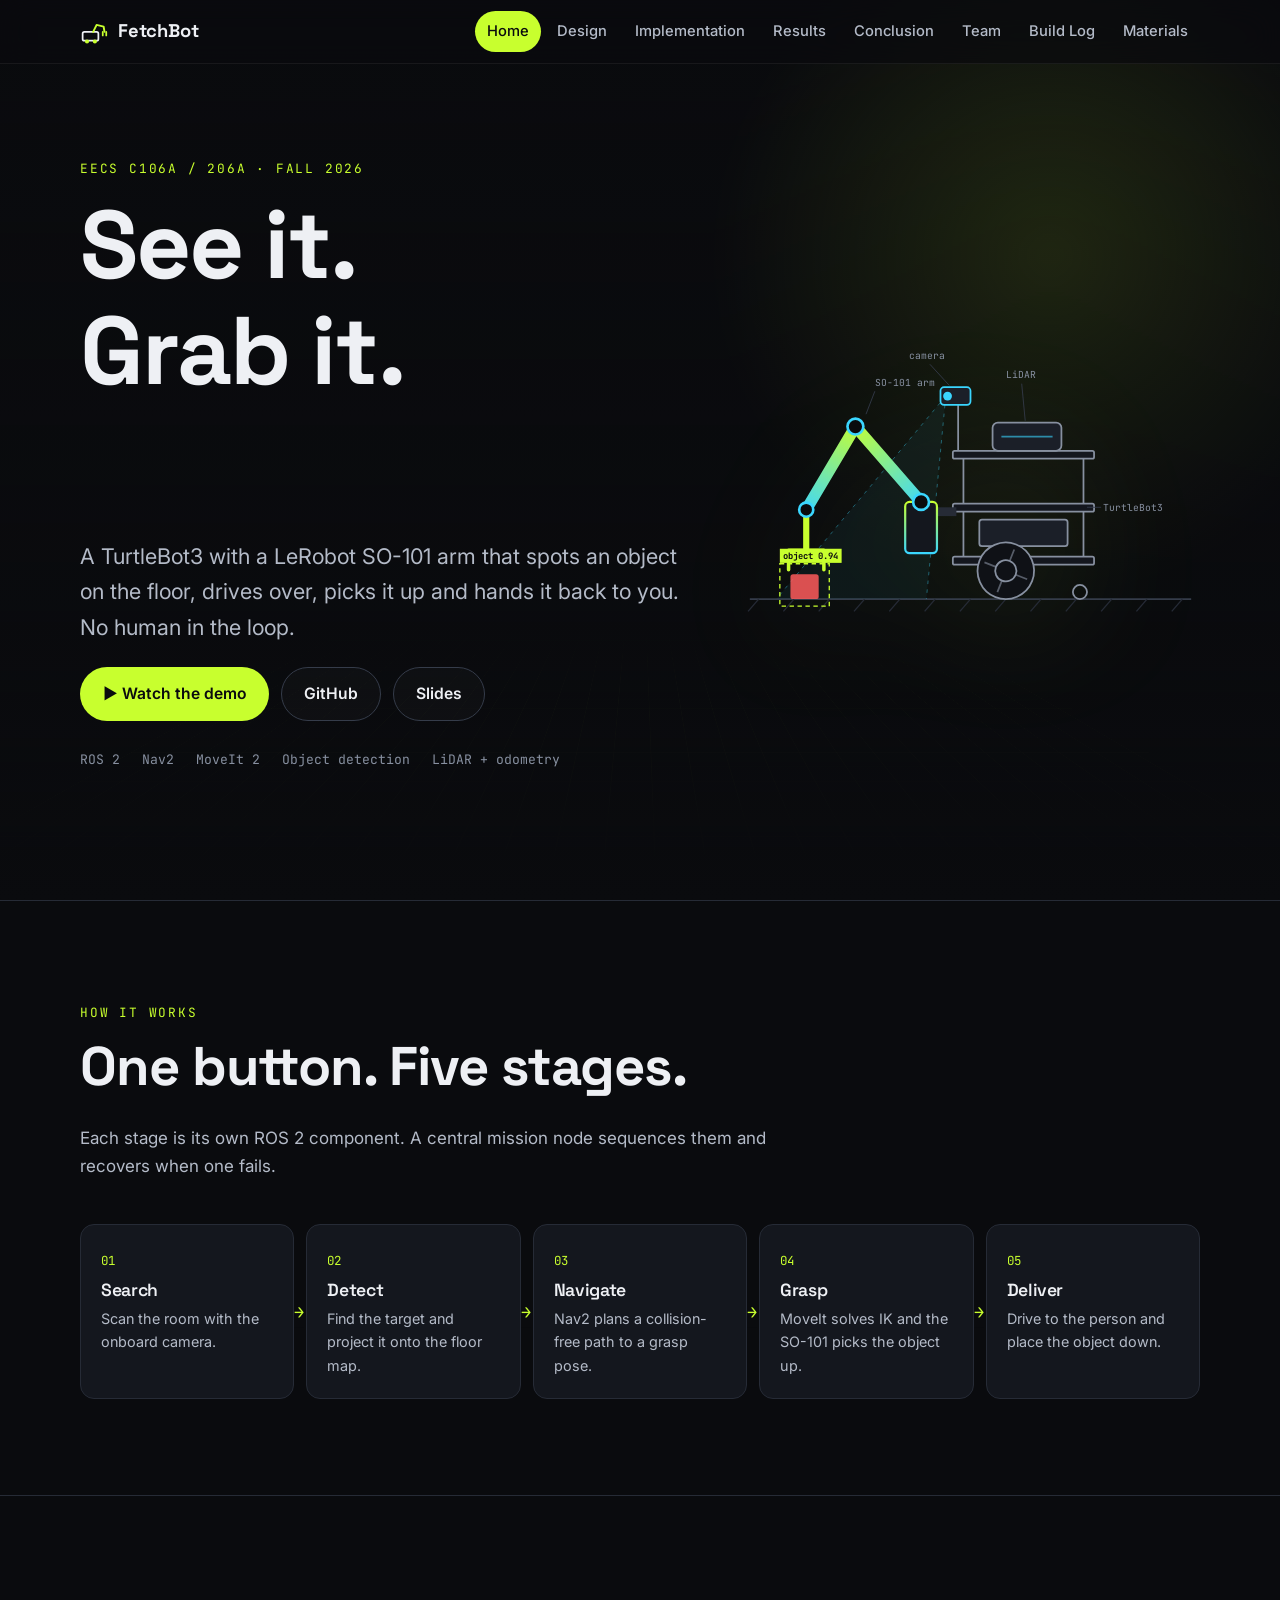
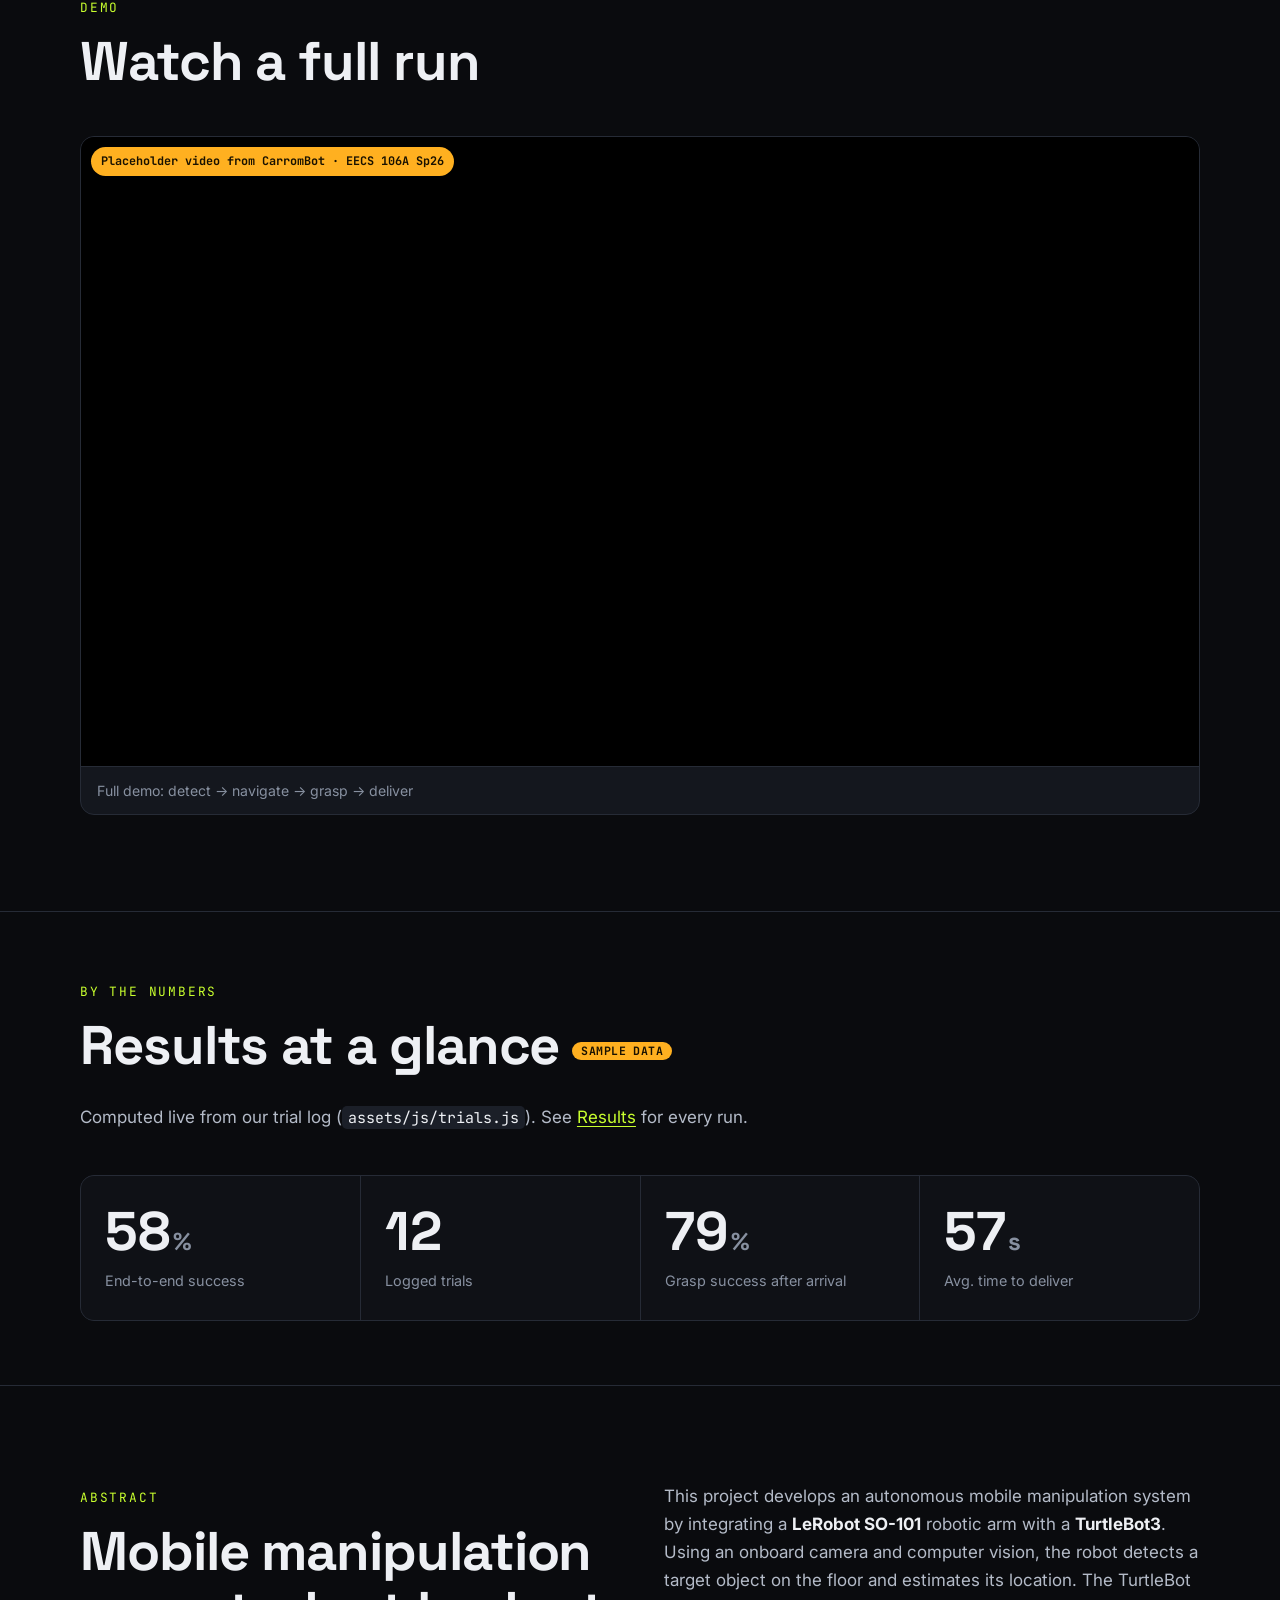
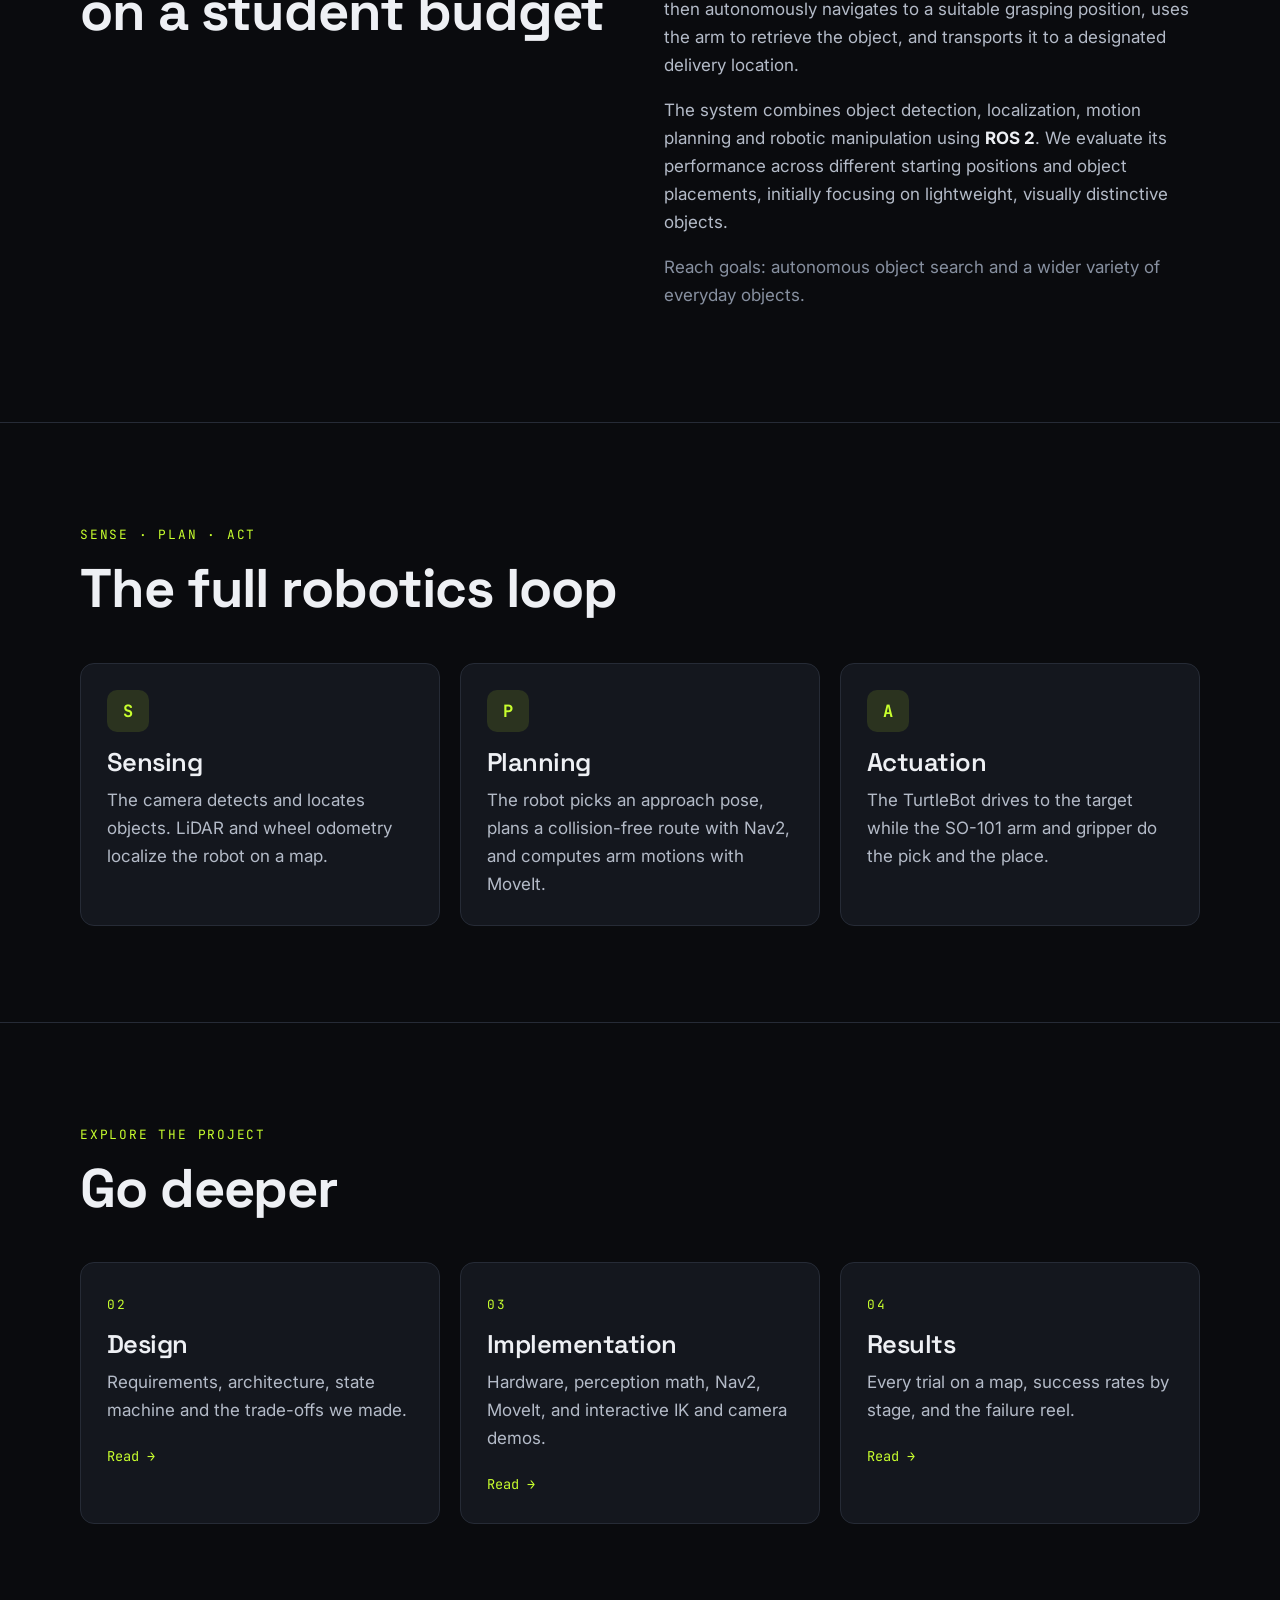
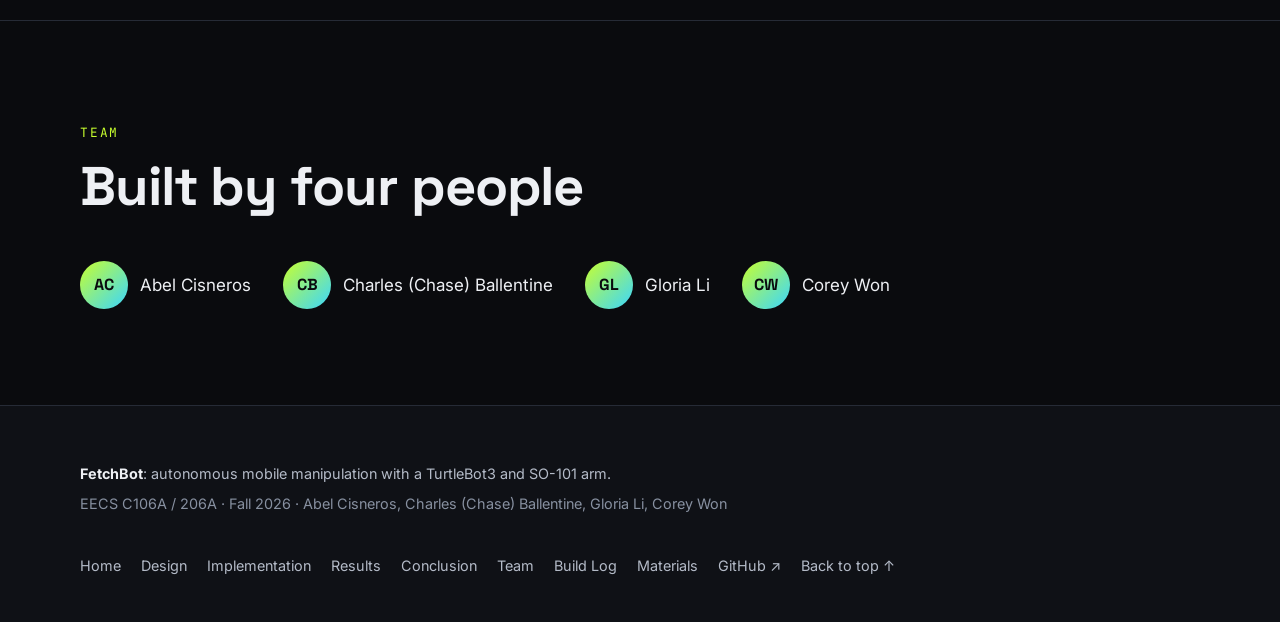
<file: index.html>
<!doctype html>
<html lang="en">
<head>
  <meta charset="utf-8">
  <meta name="viewport" content="width=device-width, initial-scale=1">
  <title>FetchBot · Autonomous Mobile Manipulation</title>
  <meta name="description" content="A TurtleBot3 with an SO-101 arm that finds an object on the floor, picks it up, and brings it back. EECS C106A Fall 2026 final project.">
  <meta property="og:title" content="FetchBot · Autonomous Mobile Manipulation">
  <meta property="og:description" content="A TurtleBot3 + SO-101 arm that detects, retrieves and delivers objects. EECS C106A Fall 2026.">
  <meta property="og:image" content="assets/img/robot-hero.svg">
  <link rel="icon" href="assets/img/favicon.svg" type="image/svg+xml">
  <link rel="preconnect" href="https://fonts.googleapis.com">
  <link rel="preconnect" href="https://fonts.gstatic.com" crossorigin>
  <link rel="stylesheet" href="https://fonts.googleapis.com/css2?family=Inter:wght@400;500;600;700&family=JetBrains+Mono:wght@400;500;700&family=Space+Grotesk:wght@500;600;700&display=swap">
  <link rel="stylesheet" href="assets/css/style.css">
  <script>
    // Hide the headline + robot before first paint when the intro will play (first visit per tab).
    // Fallback: reveal everything after 5 s even if hero-robot.js never runs.
    try {
      if (!matchMedia("(prefers-reduced-motion: reduce)").matches && !sessionStorage.getItem("fetchbot-intro")) {
        document.documentElement.classList.add("intro-pending");
        window.__introFallback = setTimeout(function () { document.documentElement.classList.remove("intro-pending"); }, 5000);
      }
    } catch (e) {}
  </script>
</head>
<body id="top">
  <a class="skip-link" href="#main">Skip to content</a>
  <header id="site-nav"></header>

  <main id="main">
    <!-- ================= HERO ================= -->
    <section class="hero">
      <div class="hero-bg" aria-hidden="true"><div class="hero-grid"></div><div class="hero-glow"></div></div>
      <div class="container hero-inner">
        <div>
          <span class="eyebrow">EECS C106A / 206A · Fall 2026</span>
          <h1><span class="hl-line">See it.</span><br><span class="hl-line">Grab it.</span><br><span class="hl-line accent">Bring it back.</span></h1>
          <p class="lede">A TurtleBot3 with a LeRobot SO-101 arm that spots an object on the floor, drives over, picks it up and hands it back to you. No human in the loop.</p>
          <div class="btn-row">
            <a class="btn btn-primary" href="#demo">▶ Watch the demo</a>
            <a class="btn btn-ghost" data-site="repo" href="#">GitHub</a>
            <a class="btn btn-ghost" href="materials.html#presentation">Slides</a>
          </div>
          <div class="hero-meta">
            <span>ROS 2</span><span>Nav2</span><span>MoveIt 2</span><span>Object detection</span><span>LiDAR + odometry</span>
          </div>
        </div>
        <div class="hero-art" id="hero-robot">
          <img src="assets/img/robot-hero.svg" alt="Line drawing of a TurtleBot3 with a robotic arm reaching down to grasp a cube that a camera has detected">
        </div>
      </div>
    </section>

    <!-- ================= PIPELINE ================= -->
    <section>
      <div class="container">
        <div class="section-head reveal">
          <span class="eyebrow">How it works</span>
          <h2>One button. Five stages.</h2>
          <p>Each stage is its own ROS 2 component. A central mission node sequences them and recovers when one fails.</p>
        </div>
        <div class="pipeline reveal">
          <div class="pipe-step"><h4>Search</h4><p>Scan the room with the onboard camera.</p></div>
          <div class="pipe-step"><h4>Detect</h4><p>Find the target and project it onto the floor map.</p></div>
          <div class="pipe-step"><h4>Navigate</h4><p>Nav2 plans a collision-free path to a grasp pose.</p></div>
          <div class="pipe-step"><h4>Grasp</h4><p>MoveIt solves IK and the SO-101 picks the object up.</p></div>
          <div class="pipe-step"><h4>Deliver</h4><p>Drive to the person and place the object down.</p></div>
        </div>
      </div>
    </section>

    <!-- ================= DEMO ================= -->
    <section id="demo">
      <div class="container">
        <div class="section-head reveal">
          <span class="eyebrow">Demo</span>
          <h2>Watch a full run</h2>
        </div>
        <div class="reveal" data-media="demoMain"></div>
      </div>
    </section>

    <!-- ================= STATS ================= -->
    <section class="section-tight">
      <div class="container">
        <div class="section-head reveal">
          <span class="eyebrow">By the numbers</span>
          <h2>Results at a glance <span class="sample-badge" id="home-stats-sample" hidden>SAMPLE DATA</span></h2>
          <p>Computed live from our trial log (<code>assets/js/trials.js</code>). See <a href="results.html">Results</a> for every run.</p>
        </div>
        <div class="stats reveal" id="home-stats">
          <div class="stat"><div class="stat-value"><span data-stat="success">0</span><small>%</small></div><div class="stat-label">End-to-end success</div></div>
          <div class="stat"><div class="stat-value"><span data-stat="trials">0</span></div><div class="stat-label">Logged trials</div></div>
          <div class="stat"><div class="stat-value"><span data-stat="grasp">0</span><small>%</small></div><div class="stat-label">Grasp success after arrival</div></div>
          <div class="stat"><div class="stat-value"><span data-stat="time">0</span><small>s</small></div><div class="stat-label">Avg. time to deliver</div></div>
        </div>
      </div>
    </section>

    <!-- ================= ABSTRACT ================= -->
    <section>
      <div class="container split">
        <div class="reveal">
          <span class="eyebrow">Abstract</span>
          <h2>Mobile manipulation on a student budget</h2>
        </div>
        <div class="reveal">
          <p>This project develops an autonomous mobile manipulation system by integrating a <strong>LeRobot SO-101</strong> robotic arm with a <strong>TurtleBot3</strong>. Using an onboard camera and computer vision, the robot detects a target object on the floor and estimates its location. The TurtleBot then autonomously navigates to a suitable grasping position, uses the arm to retrieve the object, and transports it to a designated delivery location.</p>
          <p>The system combines object detection, localization, motion planning and robotic manipulation using <strong>ROS 2</strong>. We evaluate its performance across different starting positions and object placements, initially focusing on lightweight, visually distinctive objects.</p>
          <p class="muted">Reach goals: autonomous object search and a wider variety of everyday objects.</p>
        </div>
      </div>
    </section>

    <!-- ================= SENSE / PLAN / ACT ================= -->
    <section>
      <div class="container">
        <div class="section-head reveal">
          <span class="eyebrow">Sense · Plan · Act</span>
          <h2>The full robotics loop</h2>
        </div>
        <div class="grid-3">
          <div class="card reveal">
            <div class="card-icon">S</div>
            <h3>Sensing</h3>
            <p>The camera detects and locates objects. LiDAR and wheel odometry localize the robot on a map.</p>
          </div>
          <div class="card reveal">
            <div class="card-icon">P</div>
            <h3>Planning</h3>
            <p>The robot picks an approach pose, plans a collision-free route with Nav2, and computes arm motions with MoveIt.</p>
          </div>
          <div class="card reveal">
            <div class="card-icon">A</div>
            <h3>Actuation</h3>
            <p>The TurtleBot drives to the target while the SO-101 arm and gripper do the pick and the place.</p>
          </div>
        </div>
      </div>
    </section>

    <!-- ================= EXPLORE ================= -->
    <section>
      <div class="container">
        <div class="section-head reveal">
          <span class="eyebrow">Explore the project</span>
          <h2>Go deeper</h2>
        </div>
        <div class="grid-3">
          <a class="card card-link reveal" href="design.html"><span class="eyebrow">02</span><h3>Design</h3><p>Requirements, architecture, state machine and the trade-offs we made.</p><span class="arrow">Read →</span></a>
          <a class="card card-link reveal" href="implementation.html"><span class="eyebrow">03</span><h3>Implementation</h3><p>Hardware, perception math, Nav2, MoveIt, and interactive IK and camera demos.</p><span class="arrow">Read →</span></a>
          <a class="card card-link reveal" href="results.html"><span class="eyebrow">04</span><h3>Results</h3><p>Every trial on a map, success rates by stage, and the failure reel.</p><span class="arrow">Read →</span></a>
        </div>
      </div>
    </section>

    <!-- ================= TEAM ================= -->
    <section>
      <div class="container">
        <div class="section-head reveal">
          <span class="eyebrow">Team</span>
          <h2>Built by four people</h2>
        </div>
        <div class="team-mini reveal">
          <a href="team.html#abel"><span class="avatar">AC</span><span>Abel Cisneros</span></a>
          <a href="team.html#chase"><span class="avatar">CB</span><span>Charles (Chase) Ballentine</span></a>
          <a href="team.html#gloria"><span class="avatar">GL</span><span>Gloria Li</span></a>
          <a href="team.html#corey"><span class="avatar">CW</span><span>Corey Won</span></a>
        </div>
      </div>
    </section>
  </main>

  <footer id="site-footer"></footer>
  <script src="assets/js/media.js"></script>
  <script src="assets/js/trials.js"></script>
  <script src="assets/js/site.js"></script>
  <script src="assets/js/kinematics.js"></script>
  <script src="assets/js/hero-robot.js"></script>
</body>
</html>
</file>
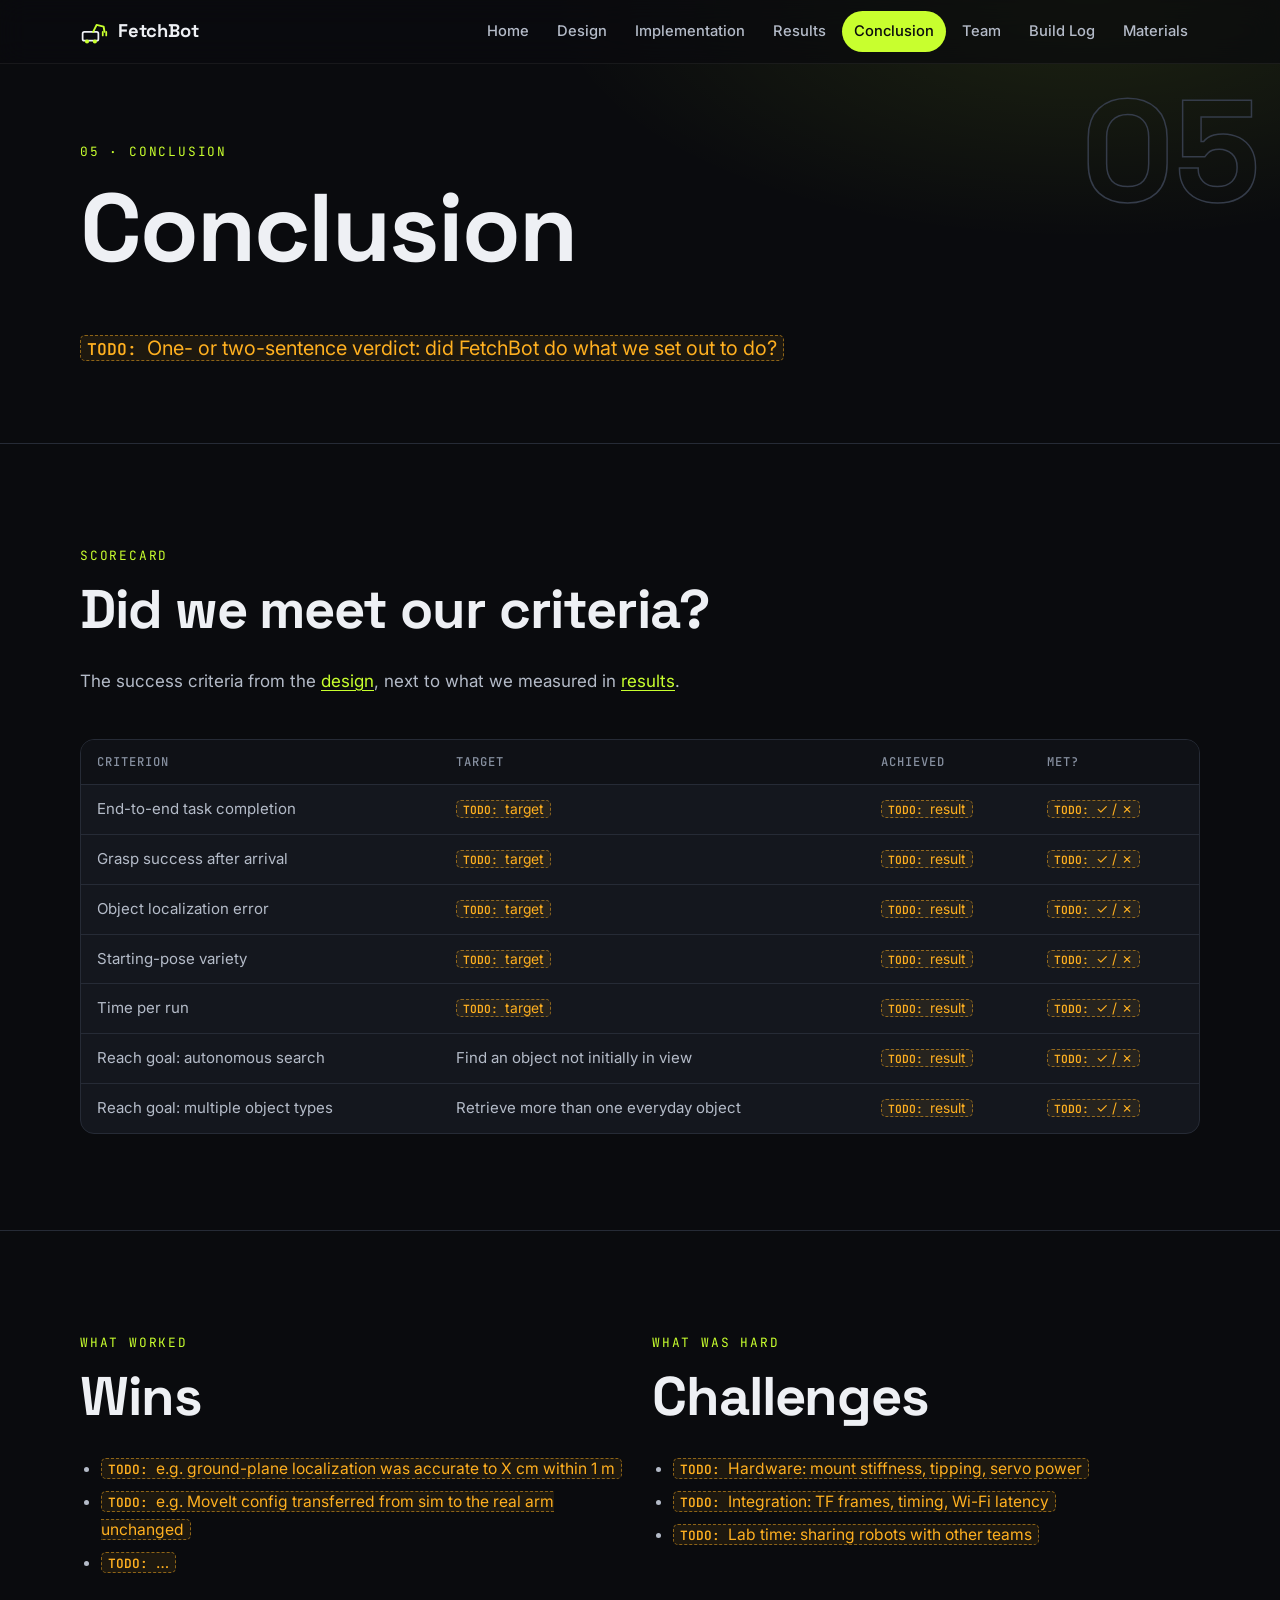
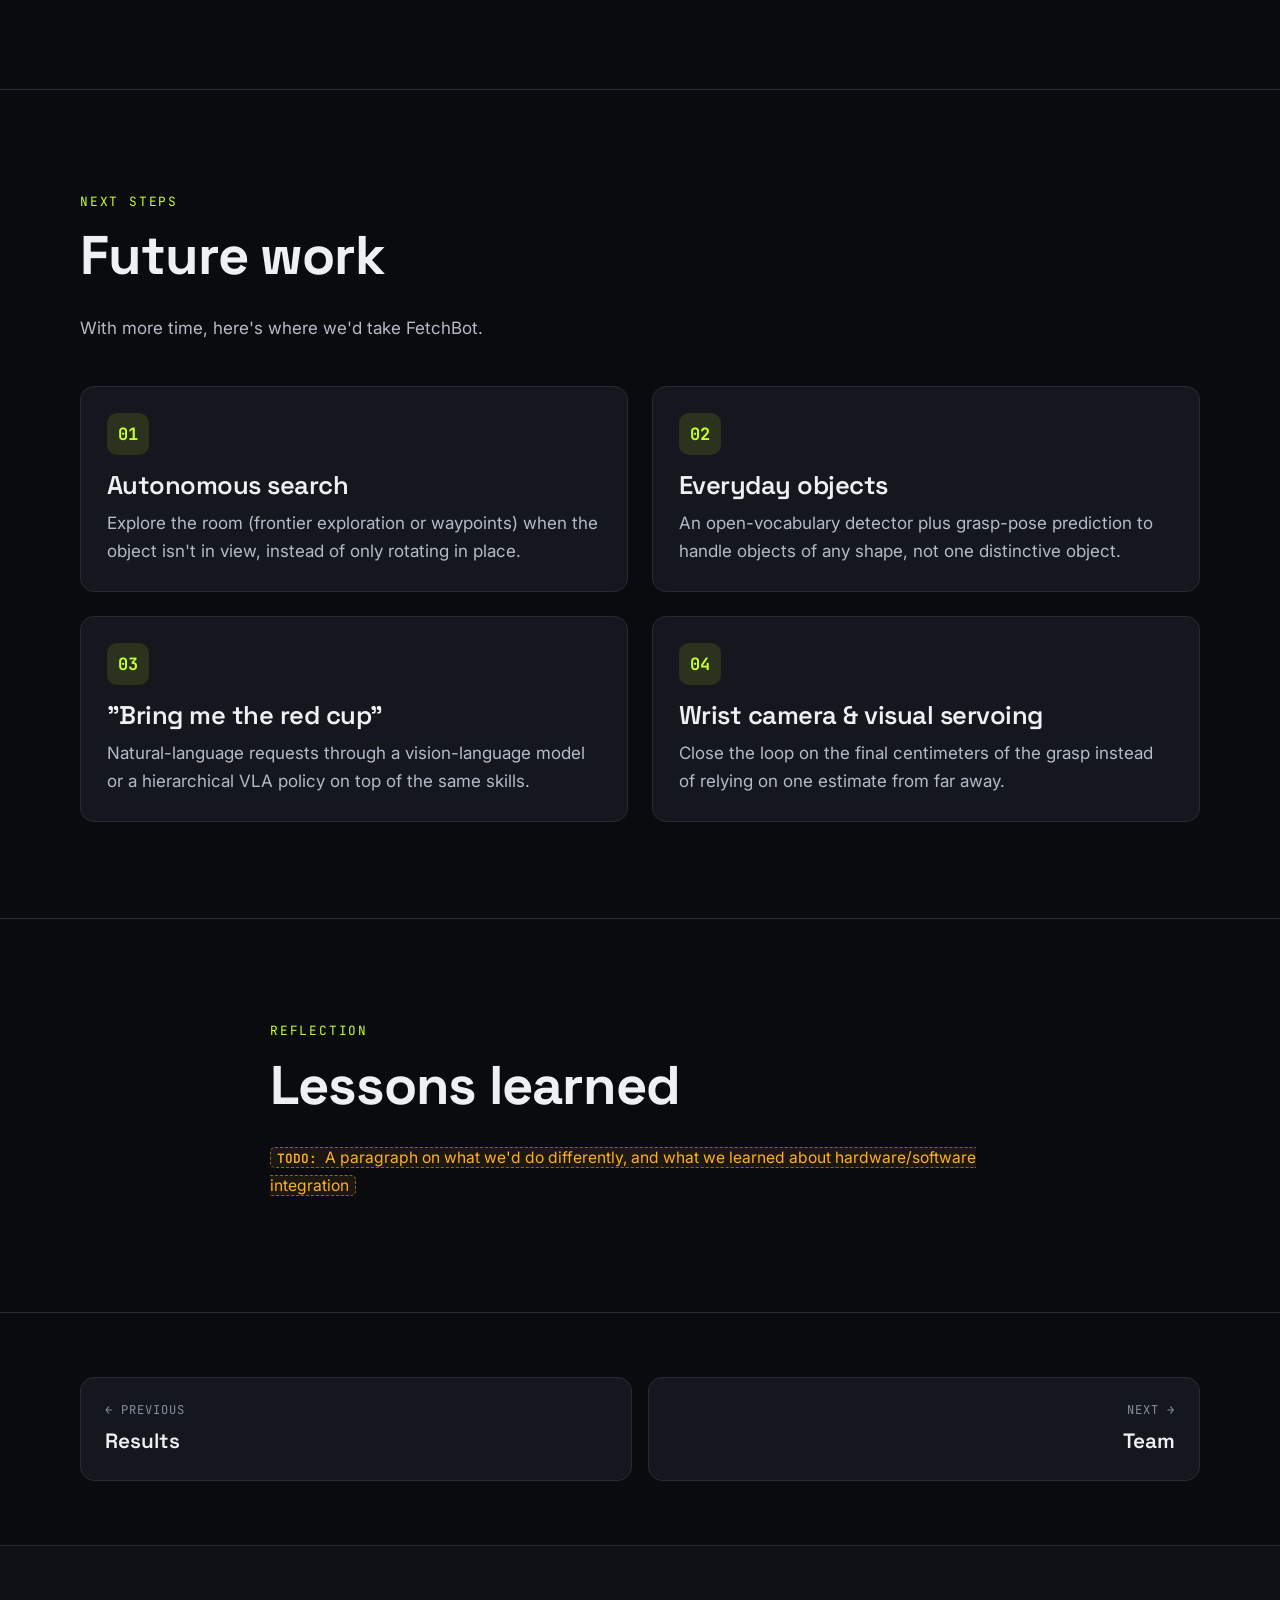
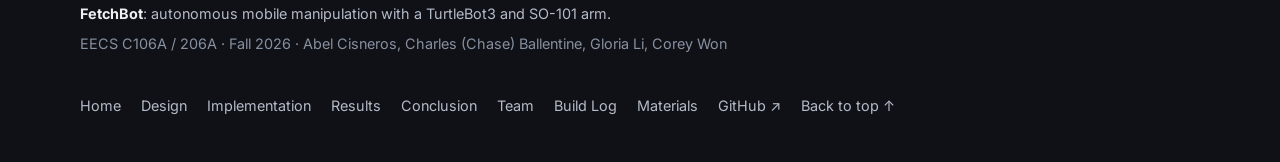
<file: conclusion.html>
<!doctype html>
<html lang="en">
<head>
  <meta charset="utf-8">
  <meta name="viewport" content="width=device-width, initial-scale=1">
  <title>Conclusion · FetchBot</title>
  <meta name="description" content="What FetchBot achieved against its success criteria, the challenges we hit, and future work.">
  <link rel="icon" href="assets/img/favicon.svg" type="image/svg+xml">
  <link rel="preconnect" href="https://fonts.googleapis.com">
  <link rel="preconnect" href="https://fonts.gstatic.com" crossorigin>
  <link rel="stylesheet" href="https://fonts.googleapis.com/css2?family=Inter:wght@400;500;600;700&family=JetBrains+Mono:wght@400;500;700&family=Space+Grotesk:wght@500;600;700&display=swap">
  <link rel="stylesheet" href="assets/css/style.css">
</head>
<body id="top">
  <a class="skip-link" href="#main">Skip to content</a>
  <header id="site-nav"></header>

  <main id="main">
    <header class="page-hero">
      <div class="container">
        <span class="page-num" aria-hidden="true">05</span>
        <span class="eyebrow">05 · Conclusion</span>
        <h1>Conclusion</h1>
        <p class="lede"><span class="todo">One- or two-sentence verdict: did FetchBot do what we set out to do?</span></p>
      </div>
    </header>

    <!-- ================= CRITERIA ================= -->
    <section id="criteria">
      <div class="container">
        <div class="section-head reveal">
          <span class="eyebrow">Scorecard</span>
          <h2>Did we meet our criteria?</h2>
          <p>The success criteria from the <a href="design.html#goals">design</a>, next to what we measured in <a href="results.html#trials">results</a>.</p>
        </div>
        <div class="table-wrap reveal">
          <table>
            <thead><tr><th>Criterion</th><th>Target</th><th>Achieved</th><th>Met?</th></tr></thead>
            <tbody>
              <tr><td>End-to-end task completion</td><td><span class="todo">target</span></td><td><span class="todo">result</span></td><td><span class="todo">✓ / ✗</span></td></tr>
              <tr><td>Grasp success after arrival</td><td><span class="todo">target</span></td><td><span class="todo">result</span></td><td><span class="todo">✓ / ✗</span></td></tr>
              <tr><td>Object localization error</td><td><span class="todo">target</span></td><td><span class="todo">result</span></td><td><span class="todo">✓ / ✗</span></td></tr>
              <tr><td>Starting-pose variety</td><td><span class="todo">target</span></td><td><span class="todo">result</span></td><td><span class="todo">✓ / ✗</span></td></tr>
              <tr><td>Time per run</td><td><span class="todo">target</span></td><td><span class="todo">result</span></td><td><span class="todo">✓ / ✗</span></td></tr>
              <tr><td>Reach goal: autonomous search</td><td>Find an object not initially in view</td><td><span class="todo">result</span></td><td><span class="todo">✓ / ✗</span></td></tr>
              <tr><td>Reach goal: multiple object types</td><td>Retrieve more than one everyday object</td><td><span class="todo">result</span></td><td><span class="todo">✓ / ✗</span></td></tr>
            </tbody>
          </table>
        </div>
      </div>
    </section>

    <!-- ================= WORKED / CHALLENGES ================= -->
    <section id="challenges">
      <div class="container">
        <div class="grid-2">
          <div class="reveal">
            <span class="eyebrow">What worked</span>
            <h2>Wins</h2>
            <ul>
              <li><span class="todo">e.g. ground-plane localization was accurate to X cm within 1 m</span></li>
              <li><span class="todo">e.g. MoveIt config transferred from sim to the real arm unchanged</span></li>
              <li><span class="todo">…</span></li>
            </ul>
          </div>
          <div class="reveal">
            <span class="eyebrow">What was hard</span>
            <h2>Challenges</h2>
            <ul>
              <li><span class="todo">Hardware: mount stiffness, tipping, servo power</span></li>
              <li><span class="todo">Integration: TF frames, timing, Wi-Fi latency</span></li>
              <li><span class="todo">Lab time: sharing robots with other teams</span></li>
            </ul>
          </div>
        </div>
      </div>
    </section>

    <!-- ================= FUTURE ================= -->
    <section id="future">
      <div class="container">
        <div class="section-head reveal">
          <span class="eyebrow">Next steps</span>
          <h2>Future work</h2>
          <p>With more time, here's where we'd take FetchBot.</p>
        </div>
        <div class="grid-2">
          <div class="card reveal"><div class="card-icon">01</div><h3>Autonomous search</h3><p>Explore the room (frontier exploration or waypoints) when the object isn't in view, instead of only rotating in place.</p></div>
          <div class="card reveal"><div class="card-icon">02</div><h3>Everyday objects</h3><p>An open-vocabulary detector plus grasp-pose prediction to handle objects of any shape, not one distinctive object.</p></div>
          <div class="card reveal"><div class="card-icon">03</div><h3>"Bring me the red cup"</h3><p>Natural-language requests through a vision-language model or a hierarchical VLA policy on top of the same skills.</p></div>
          <div class="card reveal"><div class="card-icon">04</div><h3>Wrist camera &amp; visual servoing</h3><p>Close the loop on the final centimeters of the grasp instead of relying on one estimate from far away.</p></div>
        </div>
      </div>
    </section>

    <!-- ================= LESSONS ================= -->
    <section id="lessons">
      <div class="container narrow">
        <div class="reveal">
          <span class="eyebrow">Reflection</span>
          <h2>Lessons learned</h2>
          <p><span class="todo">A paragraph on what we'd do differently, and what we learned about hardware/software integration</span></p>
        </div>
      </div>
    </section>

    <section class="section-tight"><div class="container"><nav id="pager" aria-label="Page navigation"></nav></div></section>
  </main>

  <footer id="site-footer"></footer>
  <script src="assets/js/media.js"></script>
  <script src="assets/js/site.js"></script>
</body>
</html>
</file>
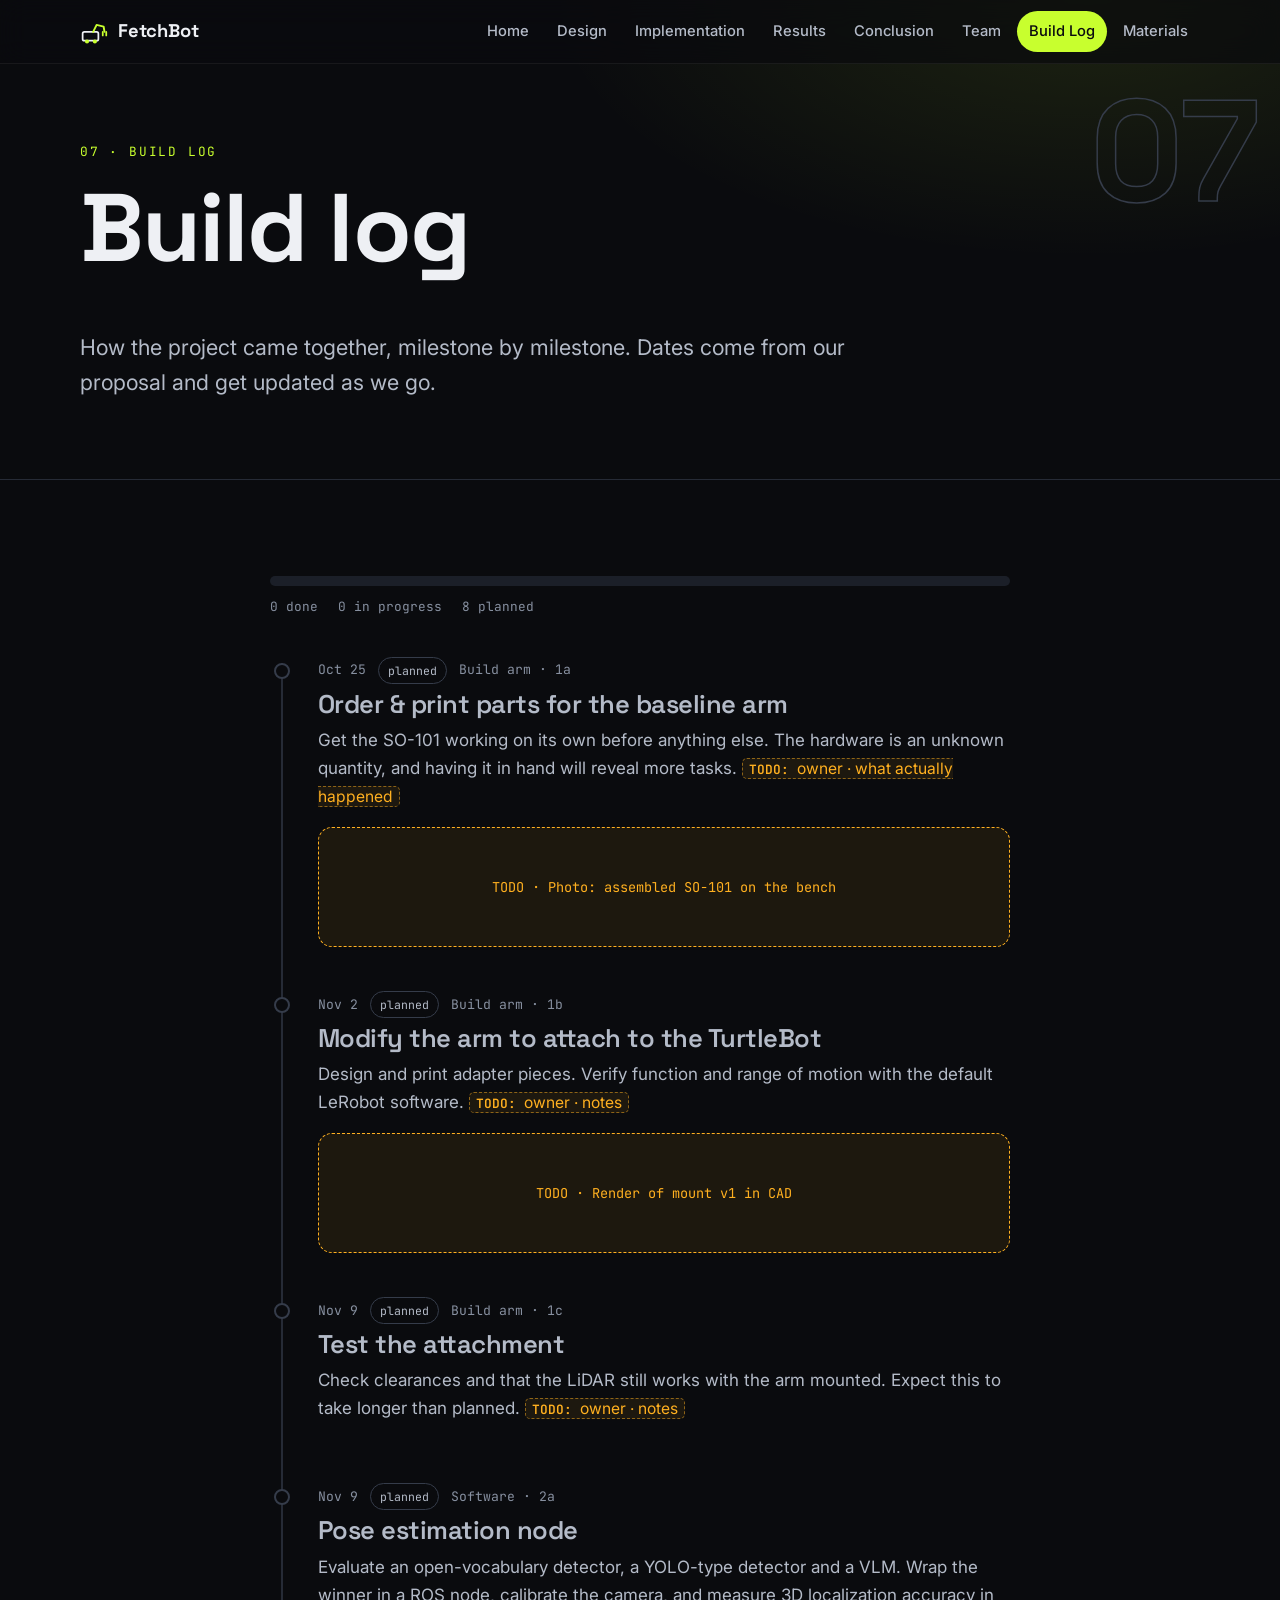
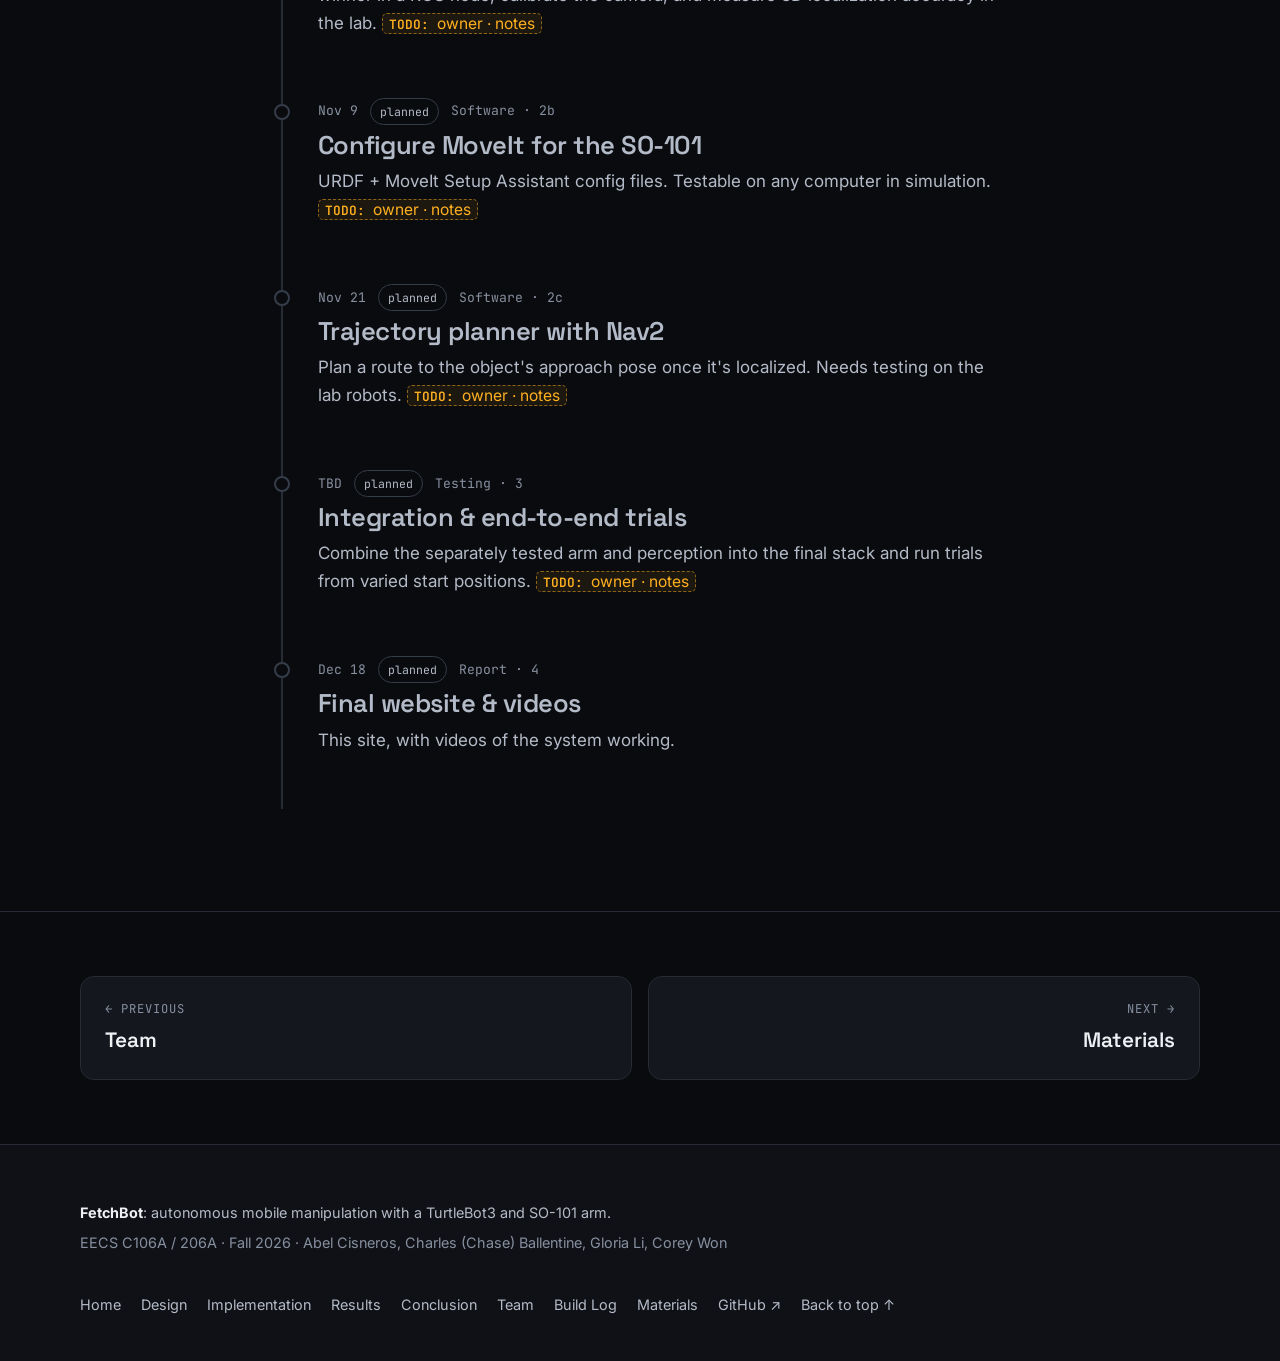
<file: log.html>
<!doctype html>
<html lang="en">
<head>
  <meta charset="utf-8">
  <meta name="viewport" content="width=device-width, initial-scale=1">
  <title>Build Log · FetchBot</title>
  <meta name="description" content="A dated timeline of FetchBot's development milestones.">
  <link rel="icon" href="assets/img/favicon.svg" type="image/svg+xml">
  <link rel="preconnect" href="https://fonts.googleapis.com">
  <link rel="preconnect" href="https://fonts.gstatic.com" crossorigin>
  <link rel="stylesheet" href="https://fonts.googleapis.com/css2?family=Inter:wght@400;500;600;700&family=JetBrains+Mono:wght@400;500;700&family=Space+Grotesk:wght@500;600;700&display=swap">
  <link rel="stylesheet" href="assets/css/style.css">
</head>
<body id="top">
  <a class="skip-link" href="#main">Skip to content</a>
  <header id="site-nav"></header>

  <main id="main">
    <header class="page-hero">
      <div class="container">
        <span class="page-num" aria-hidden="true">07</span>
        <span class="eyebrow">07 · Build log</span>
        <h1>Build log</h1>
        <p class="lede">How the project came together, milestone by milestone. Dates come from our proposal and get updated as we go.</p>
      </div>
    </header>

    <section>
      <div class="container narrow">
        <div class="progress reveal" id="log-progress">
          <div class="progress-track"><div class="progress-done"></div><div class="progress-doing"></div></div>
          <div class="progress-meta"></div>
        </div>

        <!--
          HOW TO ADD / UPDATE AN ENTRY
          data-status = "done" | "in-progress" | "planned"   (the chip and progress bar update automatically)
          Copy one <li class="log-entry"> block, change the date/title/text, add a photo or video slot if you have one.
        -->
        <ol class="timeline">
          <li class="log-entry reveal" data-status="planned">
            <div class="log-date"><time datetime="2026-10-25">Oct 25</time><span class="chip" data-status-chip></span><span>Build arm · 1a</span></div>
            <h3>Order &amp; print parts for the baseline arm</h3>
            <p>Get the SO-101 working on its own before anything else. The hardware is an unknown quantity, and having it in hand will reveal more tasks. <span class="todo">owner · what actually happened</span></p>
            <div class="placeholder" data-todo="Photo: assembled SO-101 on the bench"></div>
          </li>
          <li class="log-entry reveal" data-status="planned">
            <div class="log-date"><time datetime="2026-11-02">Nov 2</time><span class="chip" data-status-chip></span><span>Build arm · 1b</span></div>
            <h3>Modify the arm to attach to the TurtleBot</h3>
            <p>Design and print adapter pieces. Verify function and range of motion with the default LeRobot software. <span class="todo">owner · notes</span></p>
            <div class="placeholder" data-todo="Render of mount v1 in CAD"></div>
          </li>
          <li class="log-entry reveal" data-status="planned">
            <div class="log-date"><time datetime="2026-11-09">Nov 9</time><span class="chip" data-status-chip></span><span>Build arm · 1c</span></div>
            <h3>Test the attachment</h3>
            <p>Check clearances and that the LiDAR still works with the arm mounted. Expect this to take longer than planned. <span class="todo">owner · notes</span></p>
          </li>
          <li class="log-entry reveal" data-status="planned">
            <div class="log-date"><time datetime="2026-11-09">Nov 9</time><span class="chip" data-status-chip></span><span>Software · 2a</span></div>
            <h3>Pose estimation node</h3>
            <p>Evaluate an open-vocabulary detector, a YOLO-type detector and a VLM. Wrap the winner in a ROS node, calibrate the camera, and measure 3D localization accuracy in the lab. <span class="todo">owner · notes</span></p>
          </li>
          <li class="log-entry reveal" data-status="planned">
            <div class="log-date"><time datetime="2026-11-09">Nov 9</time><span class="chip" data-status-chip></span><span>Software · 2b</span></div>
            <h3>Configure MoveIt for the SO-101</h3>
            <p>URDF + MoveIt Setup Assistant config files. Testable on any computer in simulation. <span class="todo">owner · notes</span></p>
          </li>
          <li class="log-entry reveal" data-status="planned">
            <div class="log-date"><time datetime="2026-11-21">Nov 21</time><span class="chip" data-status-chip></span><span>Software · 2c</span></div>
            <h3>Trajectory planner with Nav2</h3>
            <p>Plan a route to the object's approach pose once it's localized. Needs testing on the lab robots. <span class="todo">owner · notes</span></p>
          </li>
          <li class="log-entry reveal" data-status="planned">
            <div class="log-date"><span>TBD</span><span class="chip" data-status-chip></span><span>Testing · 3</span></div>
            <h3>Integration &amp; end-to-end trials</h3>
            <p>Combine the separately tested arm and perception into the final stack and run trials from varied start positions. <span class="todo">owner · notes</span></p>
          </li>
          <li class="log-entry reveal" data-status="planned">
            <div class="log-date"><time datetime="2026-12-18">Dec 18</time><span class="chip" data-status-chip></span><span>Report · 4</span></div>
            <h3>Final website &amp; videos</h3>
            <p>This site, with videos of the system working.</p>
          </li>
        </ol>
      </div>
    </section>

    <section class="section-tight"><div class="container"><nav id="pager" aria-label="Page navigation"></nav></div></section>
  </main>

  <footer id="site-footer"></footer>
  <script src="assets/js/media.js"></script>
  <script src="assets/js/site.js"></script>
</body>
</html>
</file>
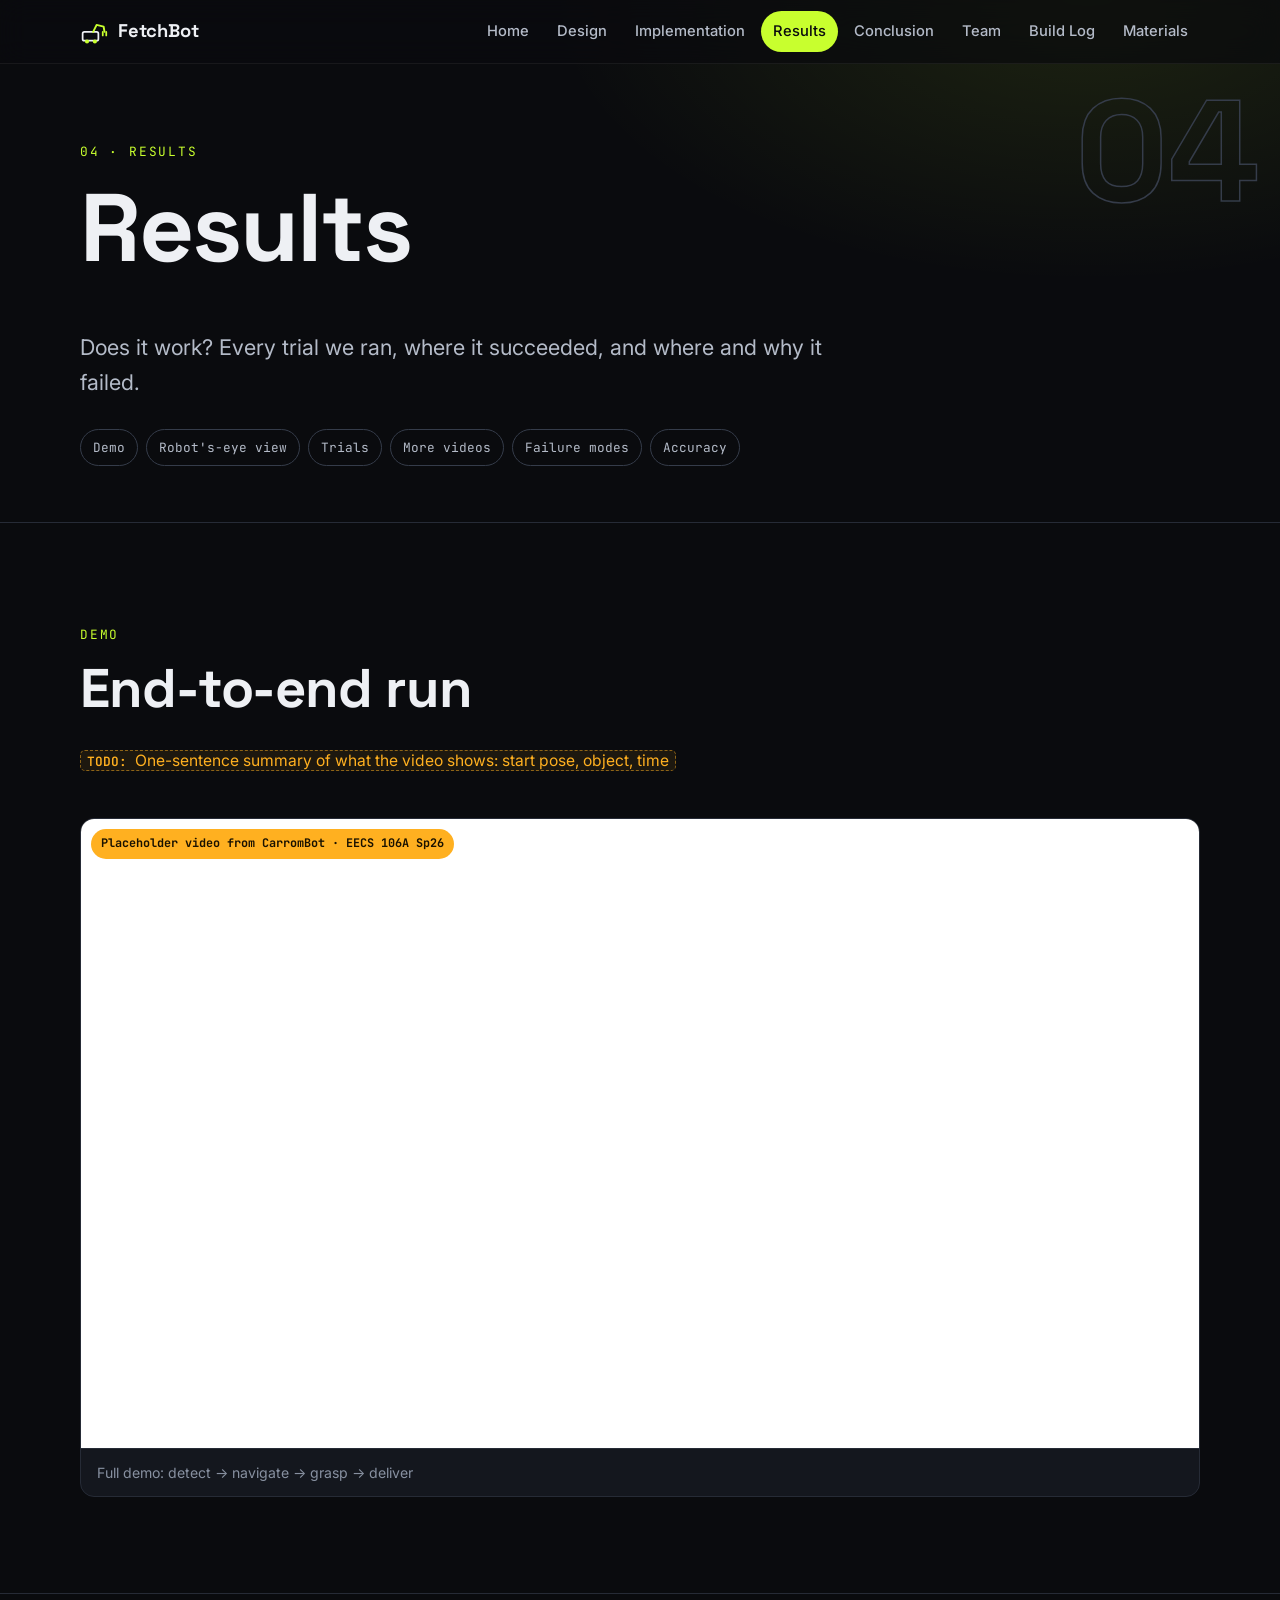
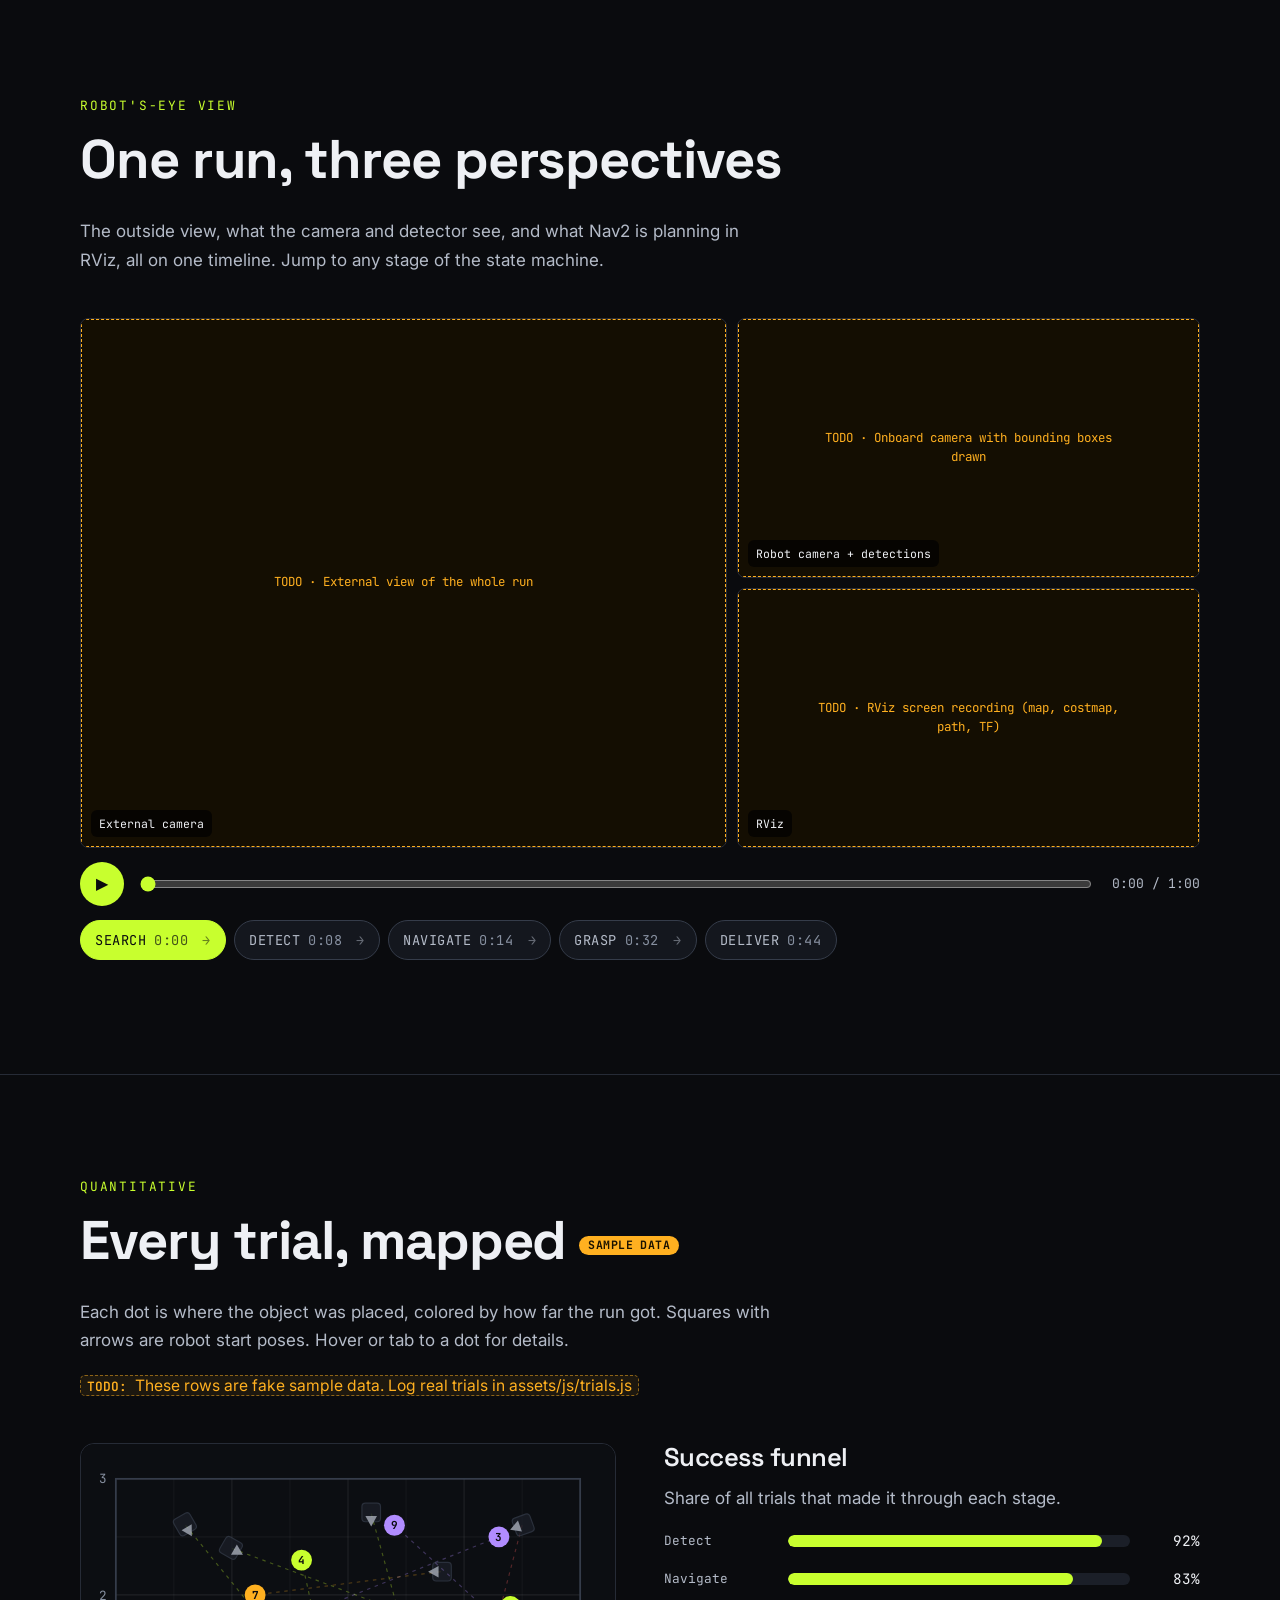
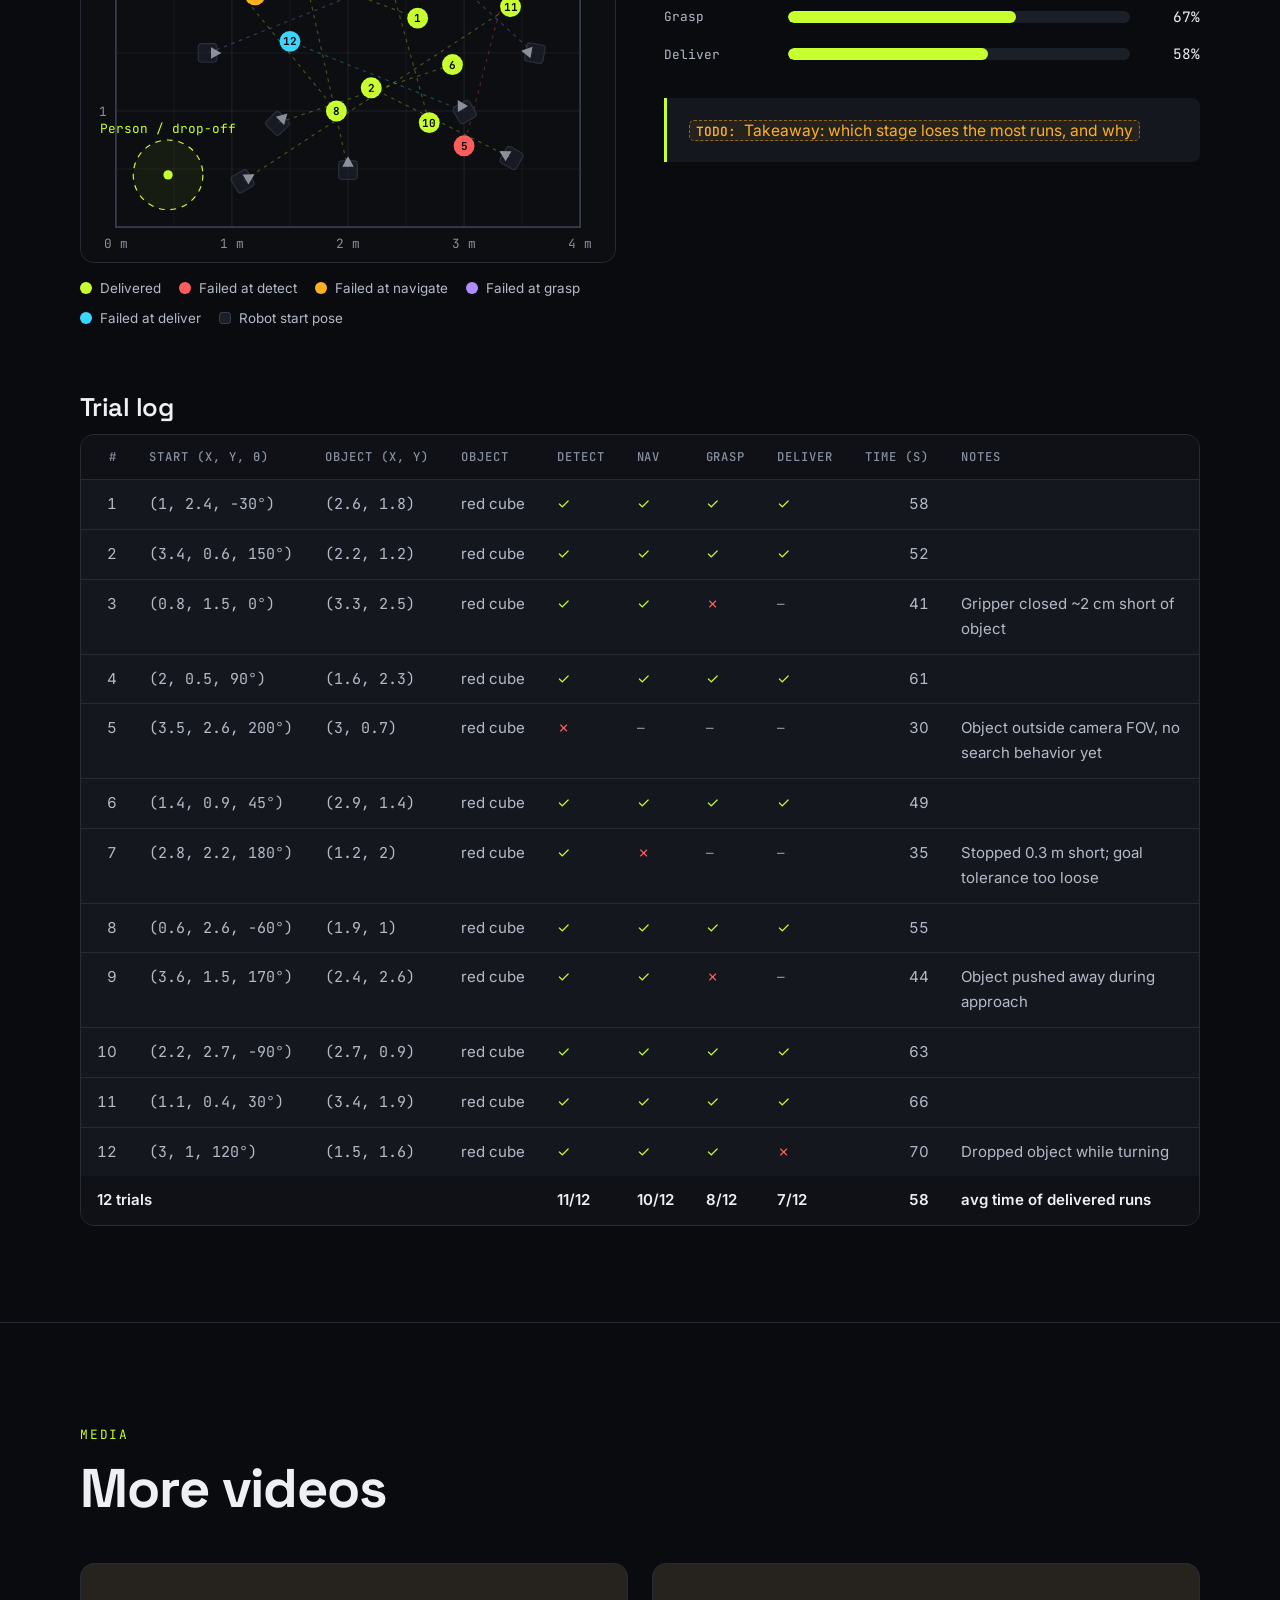
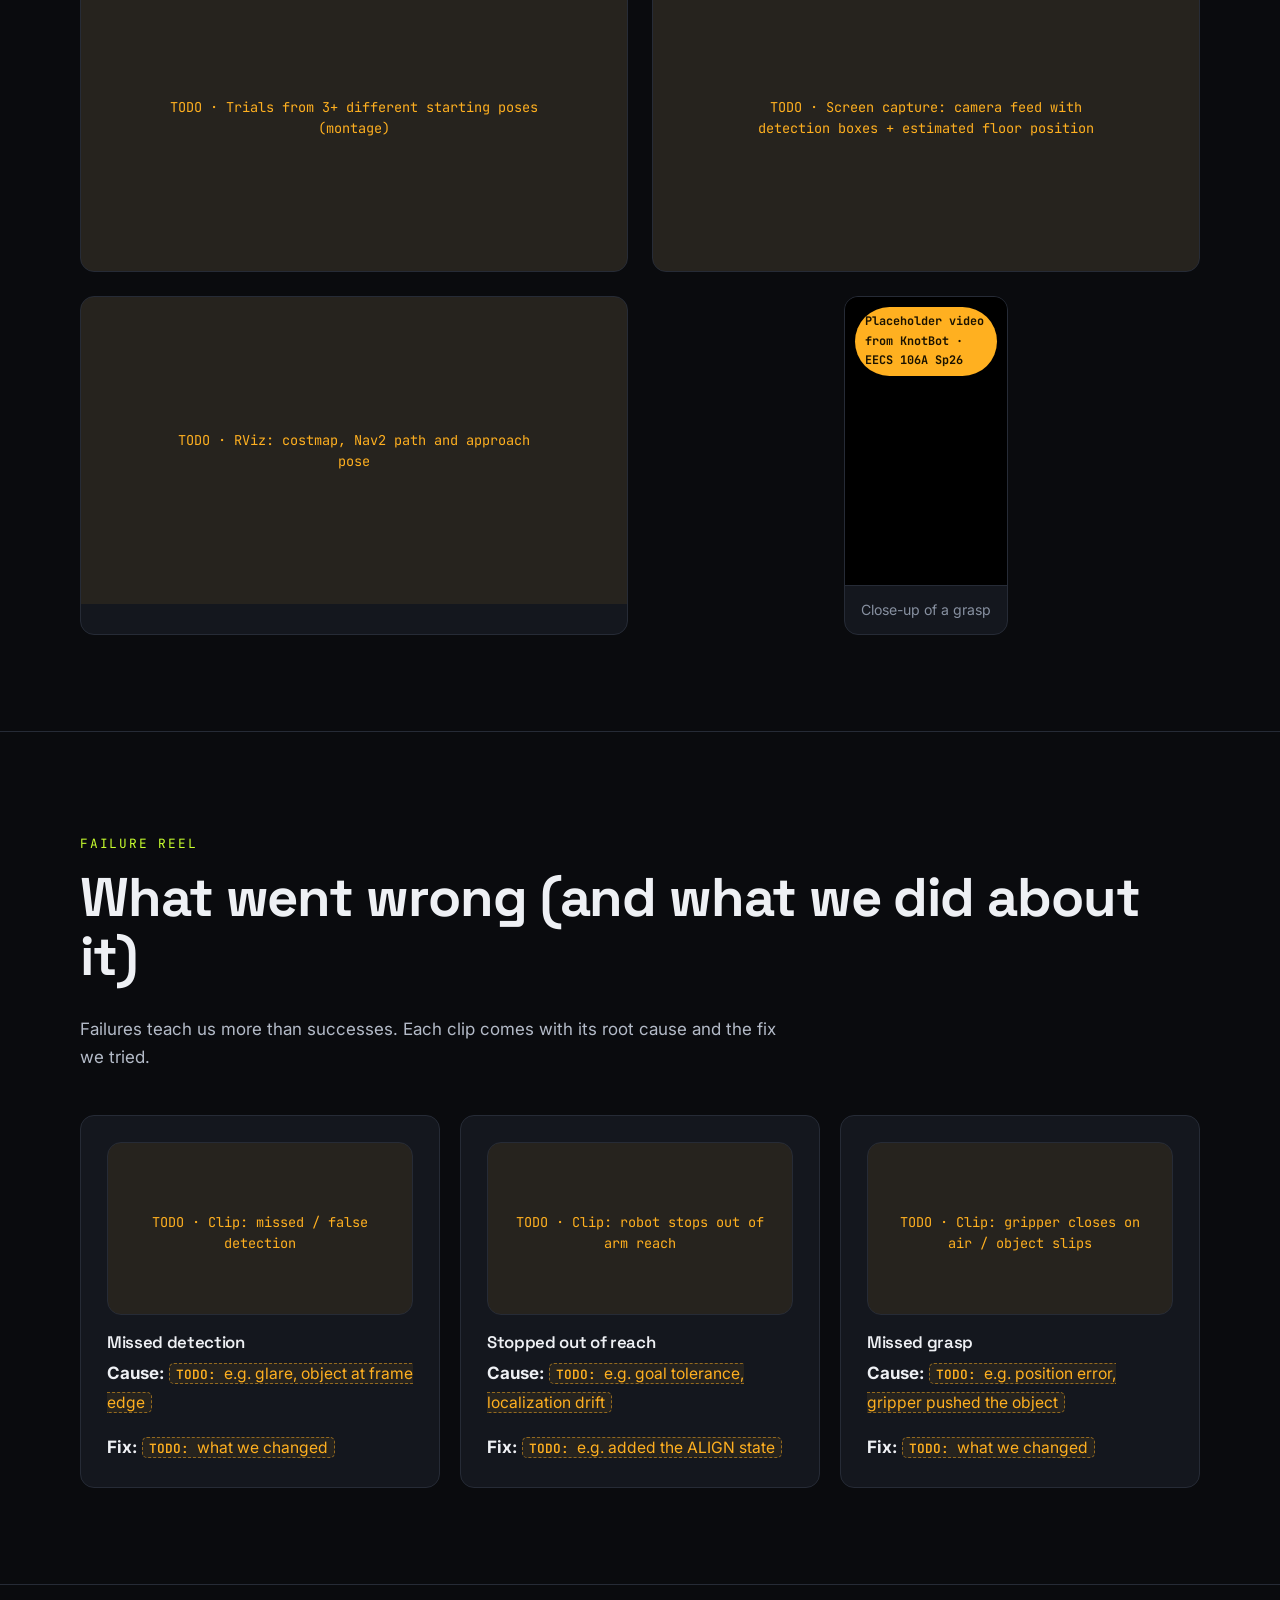
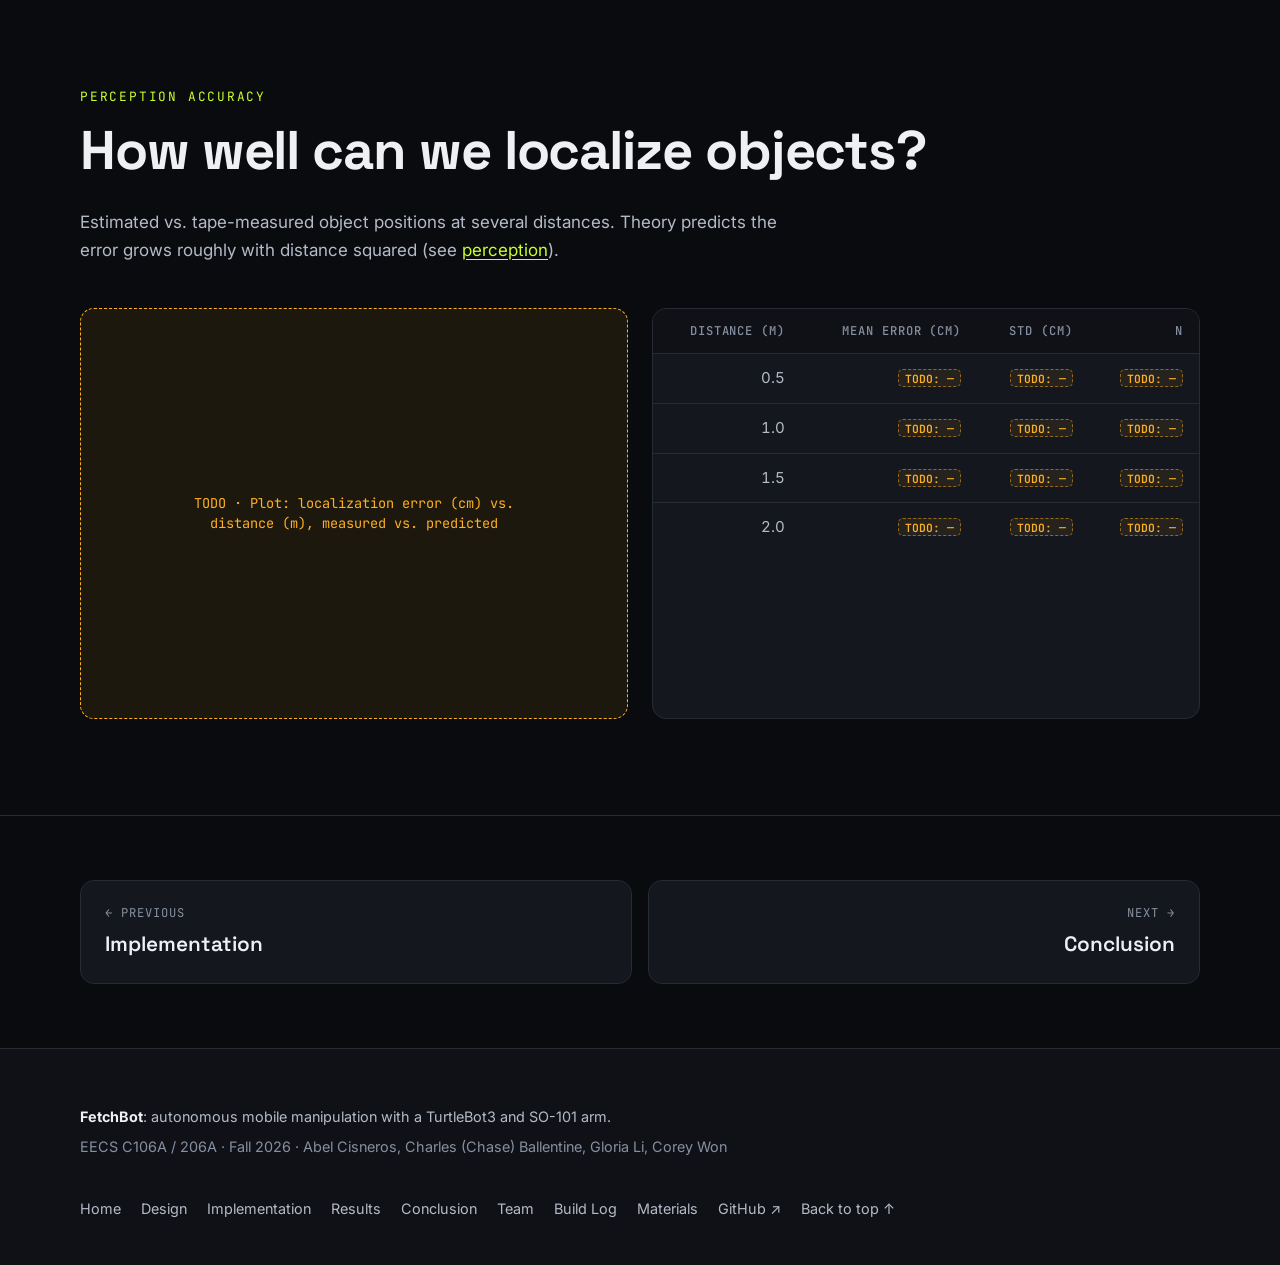
<file: results.html>
<!doctype html>
<html lang="en">
<head>
  <meta charset="utf-8">
  <meta name="viewport" content="width=device-width, initial-scale=1">
  <title>Results · FetchBot</title>
  <meta name="description" content="Demo videos, every trial on a map, success rates by stage and failure analysis for FetchBot.">
  <link rel="icon" href="assets/img/favicon.svg" type="image/svg+xml">
  <link rel="preconnect" href="https://fonts.googleapis.com">
  <link rel="preconnect" href="https://fonts.gstatic.com" crossorigin>
  <link rel="stylesheet" href="https://fonts.googleapis.com/css2?family=Inter:wght@400;500;600;700&family=JetBrains+Mono:wght@400;500;700&family=Space+Grotesk:wght@500;600;700&display=swap">
  <link rel="stylesheet" href="assets/css/style.css">
</head>
<body id="top">
  <a class="skip-link" href="#main">Skip to content</a>
  <header id="site-nav"></header>

  <main id="main">
    <header class="page-hero">
      <div class="container">
        <span class="page-num" aria-hidden="true">04</span>
        <span class="eyebrow">04 · Results</span>
        <h1>Results</h1>
        <p class="lede">Does it work? Every trial we ran, where it succeeded, and where and why it failed.</p>
        <nav class="toc" aria-label="On this page">
          <a href="#demo">Demo</a><a href="#synced">Robot's-eye view</a><a href="#trials">Trials</a><a href="#videos">More videos</a><a href="#failures">Failure modes</a><a href="#accuracy">Accuracy</a>
        </nav>
      </div>
    </header>

    <!-- ================= DEMO ================= -->
    <section id="demo">
      <div class="container">
        <div class="section-head reveal">
          <span class="eyebrow">Demo</span>
          <h2>End-to-end run</h2>
          <p><span class="todo">One-sentence summary of what the video shows: start pose, object, time</span></p>
        </div>
        <div class="reveal" data-media="demoMain"></div>
      </div>
    </section>

    <!-- ================= SYNCED ================= -->
    <section id="synced">
      <div class="container">
        <div class="section-head reveal">
          <span class="eyebrow">Robot's-eye view</span>
          <h2>One run, three perspectives</h2>
          <p>The outside view, what the camera and detector see, and what Nav2 is planning in RViz, all on one timeline. Jump to any stage of the state machine.</p>
        </div>
        <div class="reveal" id="synced-player"></div>
      </div>
    </section>

    <!-- ================= TRIALS ================= -->
    <section id="trials">
      <div class="container">
        <div class="section-head reveal">
          <span class="eyebrow">Quantitative</span>
          <h2>Every trial, mapped <span class="sample-badge sample-flag" hidden>SAMPLE DATA</span></h2>
          <p>Each dot is where the object was placed, colored by how far the run got. Squares with arrows are robot start poses. Hover or tab to a dot for details.</p>
          <p class="sample-flag" hidden><span class="todo">These rows are fake sample data. Log real trials in assets/js/trials.js</span></p>
        </div>
        <div class="split">
          <div class="reveal">
            <div class="map-wrap" id="results-map"></div>
            <ul class="legend" id="results-legend"></ul>
          </div>
          <div class="reveal">
            <h3>Success funnel</h3>
            <p>Share of all trials that made it through each stage.</p>
            <div class="bars" id="stage-bars"></div>
            <div class="callout" style="margin-top:32px"><p><span class="todo">Takeaway: which stage loses the most runs, and why</span></p></div>
          </div>
        </div>
        <div class="subsection reveal">
          <h3>Trial log</h3>
          <div class="table-wrap">
            <table id="trials-table">
              <thead><tr><th class="num">#</th><th>Start (x, y, θ)</th><th>Object (x, y)</th><th>Object</th><th>Detect</th><th>Nav</th><th>Grasp</th><th>Deliver</th><th class="num">Time (s)</th><th>Notes</th></tr></thead>
              <tbody></tbody>
              <tfoot></tfoot>
            </table>
          </div>
        </div>
      </div>
    </section>

    <!-- ================= VIDEOS ================= -->
    <section id="videos">
      <div class="container">
        <div class="section-head reveal">
          <span class="eyebrow">Media</span>
          <h2>More videos</h2>
        </div>
        <div class="grid-2">
          <div class="reveal" data-media="demoStartPoses"></div>
          <div class="reveal" data-media="demoPerception"></div>
          <div class="reveal" data-media="demoRviz"></div>
          <div class="reveal" data-media="demoShort"></div>
        </div>
      </div>
    </section>

    <!-- ================= FAILURES ================= -->
    <section id="failures">
      <div class="container">
        <div class="section-head reveal">
          <span class="eyebrow">Failure reel</span>
          <h2>What went wrong (and what we did about it)</h2>
          <p>Failures teach us more than successes. Each clip comes with its root cause and the fix we tried.</p>
        </div>
        <div class="grid-3">
          <article class="card reveal">
            <div data-media="failDetect"></div>
            <h4 style="margin-top:18px">Missed detection</h4>
            <p><strong>Cause:</strong> <span class="todo">e.g. glare, object at frame edge</span></p>
            <p><strong>Fix:</strong> <span class="todo">what we changed</span></p>
          </article>
          <article class="card reveal">
            <div data-media="failNav"></div>
            <h4 style="margin-top:18px">Stopped out of reach</h4>
            <p><strong>Cause:</strong> <span class="todo">e.g. goal tolerance, localization drift</span></p>
            <p><strong>Fix:</strong> <span class="todo">e.g. added the ALIGN state</span></p>
          </article>
          <article class="card reveal">
            <div data-media="failGrasp"></div>
            <h4 style="margin-top:18px">Missed grasp</h4>
            <p><strong>Cause:</strong> <span class="todo">e.g. position error, gripper pushed the object</span></p>
            <p><strong>Fix:</strong> <span class="todo">what we changed</span></p>
          </article>
        </div>
      </div>
    </section>

    <!-- ================= ACCURACY ================= -->
    <section id="accuracy">
      <div class="container">
        <div class="section-head reveal">
          <span class="eyebrow">Perception accuracy</span>
          <h2>How well can we localize objects?</h2>
          <p>Estimated vs. tape-measured object positions at several distances. Theory predicts the error grows roughly with distance squared (see <a href="implementation.html#perception">perception</a>).</p>
        </div>
        <div class="grid-2">
          <div class="placeholder ratio-4x3 reveal" data-todo="Plot: localization error (cm) vs. distance (m), measured vs. predicted"></div>
          <div class="table-wrap reveal"><table>
            <thead><tr><th class="num">Distance (m)</th><th class="num">Mean error (cm)</th><th class="num">Std (cm)</th><th class="num">N</th></tr></thead>
            <tbody>
              <tr><td class="num">0.5</td><td class="num"><span class="todo">–</span></td><td class="num"><span class="todo">–</span></td><td class="num"><span class="todo">–</span></td></tr>
              <tr><td class="num">1.0</td><td class="num"><span class="todo">–</span></td><td class="num"><span class="todo">–</span></td><td class="num"><span class="todo">–</span></td></tr>
              <tr><td class="num">1.5</td><td class="num"><span class="todo">–</span></td><td class="num"><span class="todo">–</span></td><td class="num"><span class="todo">–</span></td></tr>
              <tr><td class="num">2.0</td><td class="num"><span class="todo">–</span></td><td class="num"><span class="todo">–</span></td><td class="num"><span class="todo">–</span></td></tr>
            </tbody>
          </table></div>
        </div>
      </div>
    </section>

    <section class="section-tight"><div class="container"><nav id="pager" aria-label="Page navigation"></nav></div></section>
  </main>

  <footer id="site-footer"></footer>
  <script src="assets/js/media.js"></script>
  <script src="assets/js/trials.js"></script>
  <script src="assets/js/site.js"></script>
  <script src="assets/js/synced-video.js"></script>
  <script src="assets/js/results-map.js"></script>
</body>
</html>
</file>
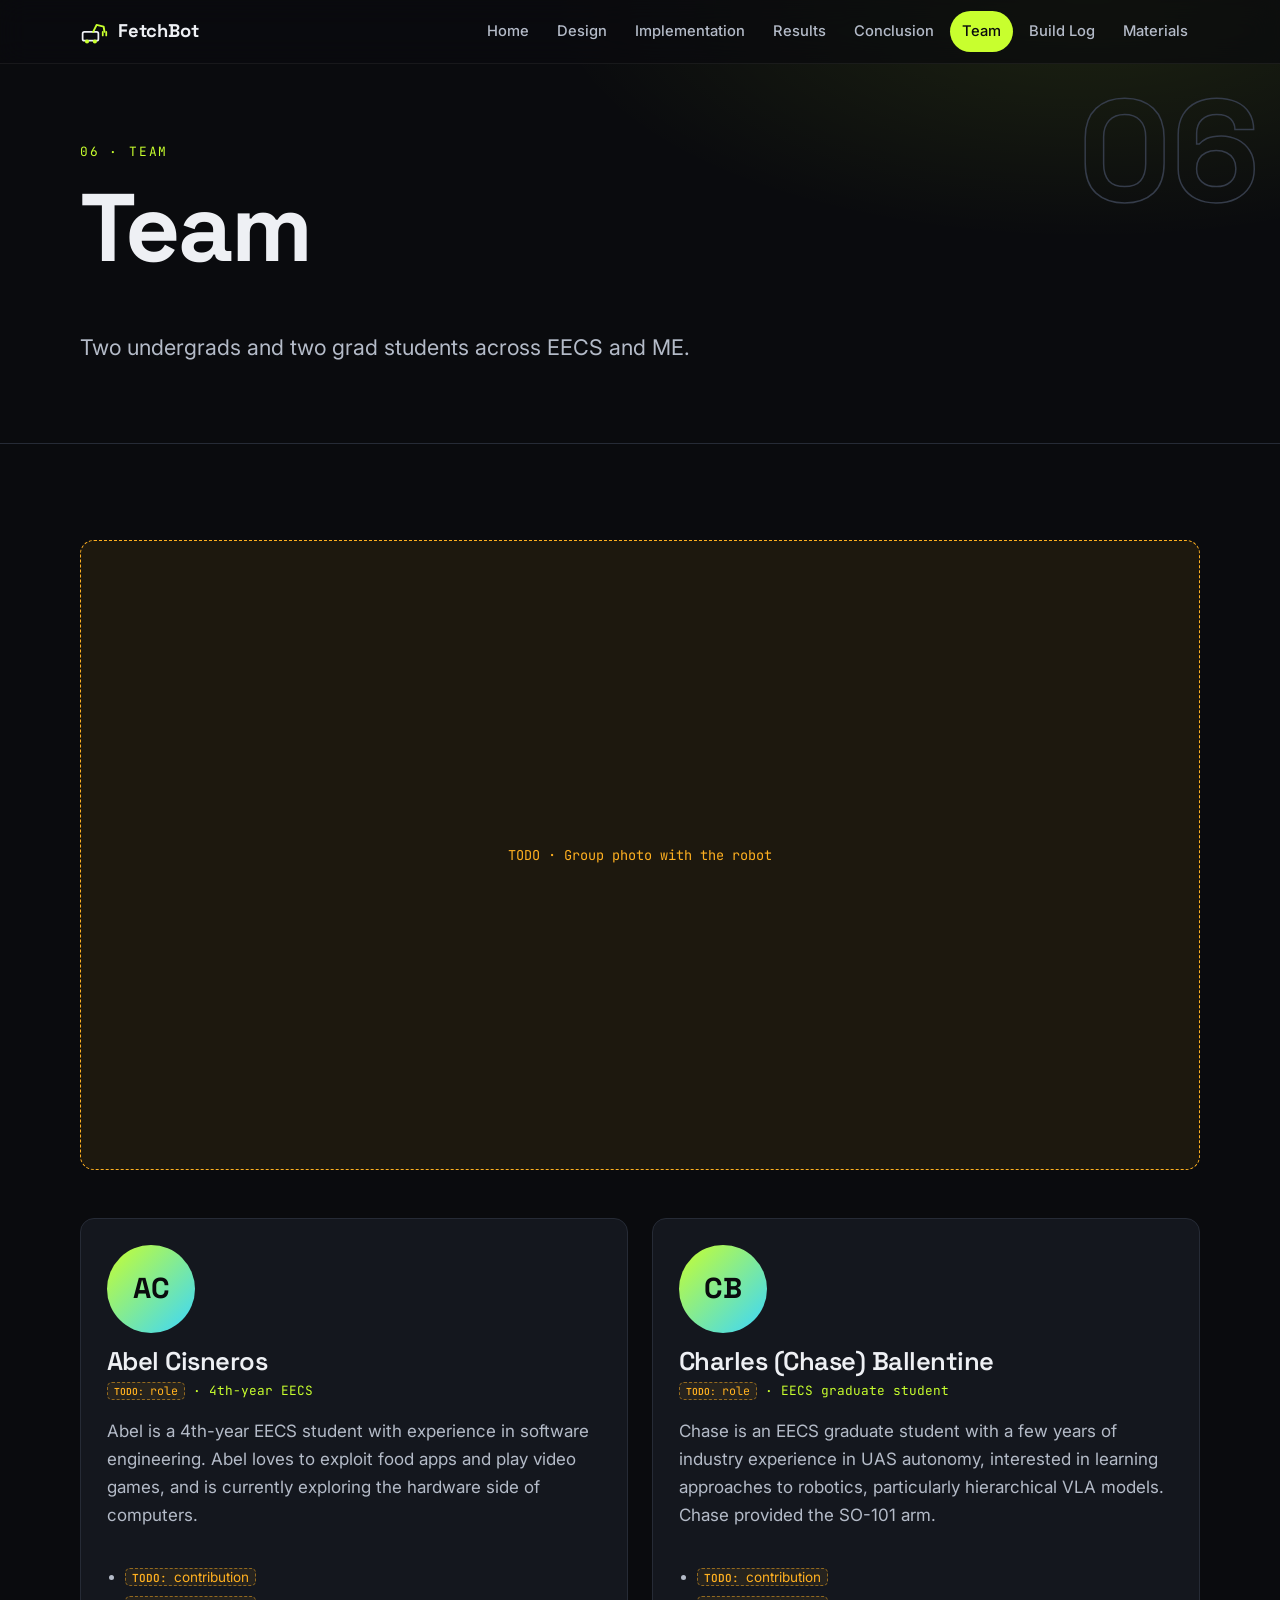
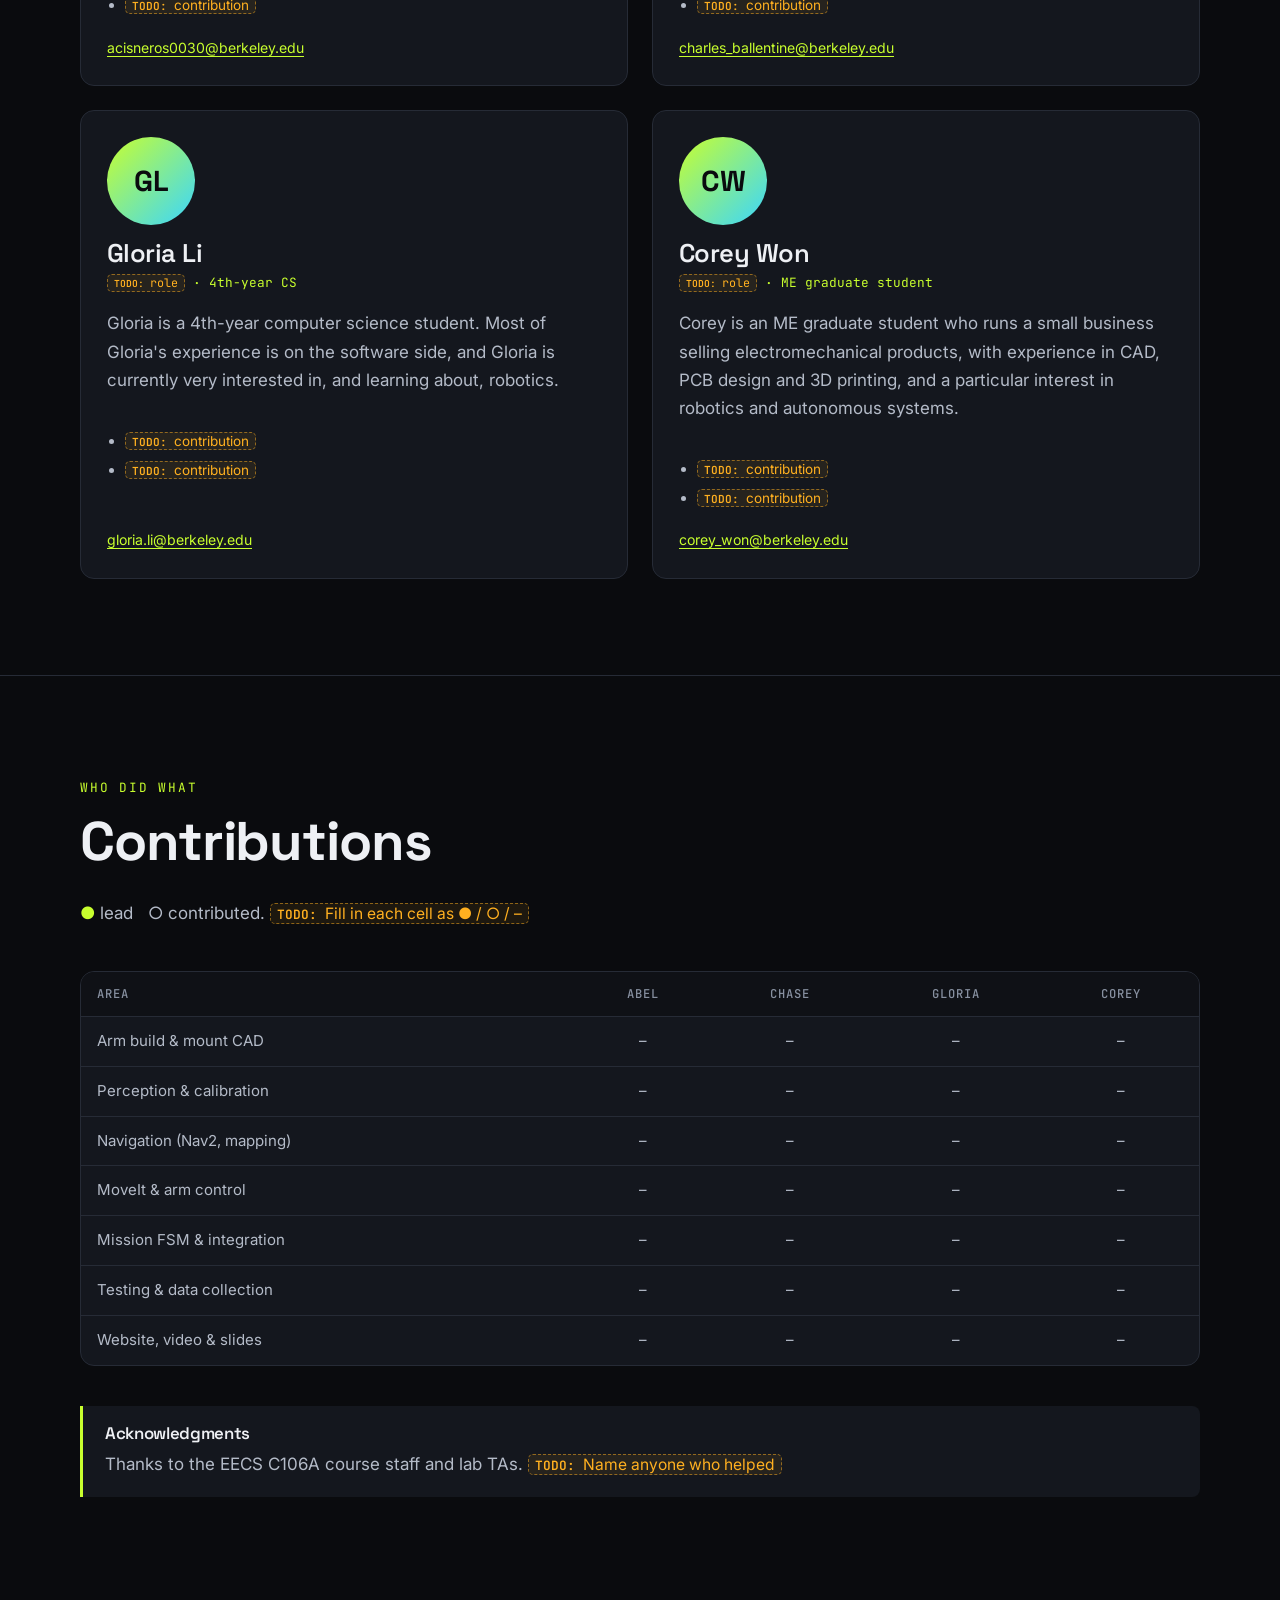
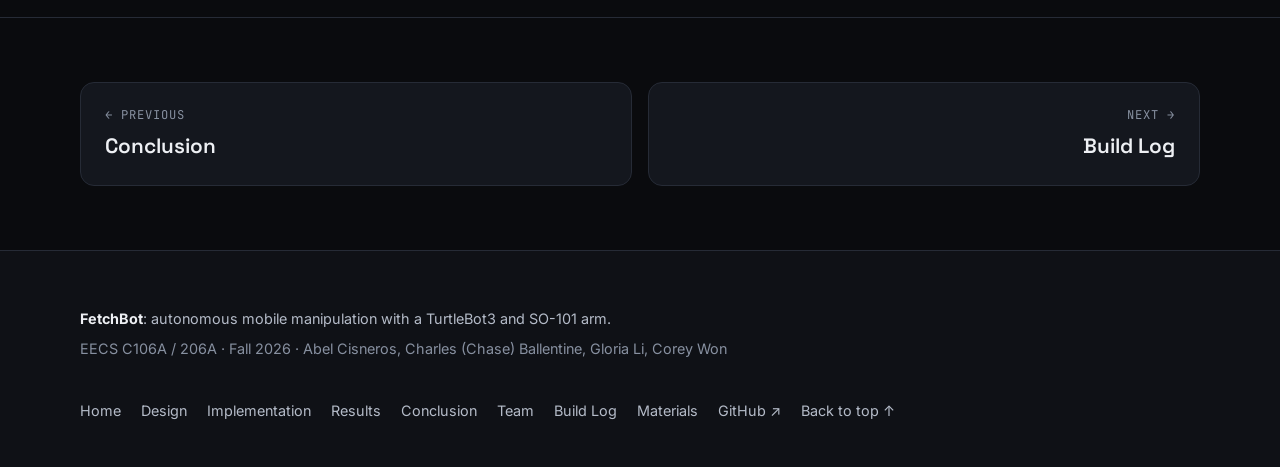
<file: team.html>
<!doctype html>
<html lang="en">
<head>
  <meta charset="utf-8">
  <meta name="viewport" content="width=device-width, initial-scale=1">
  <title>Team · FetchBot</title>
  <meta name="description" content="The four people who built FetchBot and who did what.">
  <link rel="icon" href="assets/img/favicon.svg" type="image/svg+xml">
  <link rel="preconnect" href="https://fonts.googleapis.com">
  <link rel="preconnect" href="https://fonts.gstatic.com" crossorigin>
  <link rel="stylesheet" href="https://fonts.googleapis.com/css2?family=Inter:wght@400;500;600;700&family=JetBrains+Mono:wght@400;500;700&family=Space+Grotesk:wght@500;600;700&display=swap">
  <link rel="stylesheet" href="assets/css/style.css">
</head>
<body id="top">
  <a class="skip-link" href="#main">Skip to content</a>
  <header id="site-nav"></header>

  <main id="main">
    <header class="page-hero">
      <div class="container">
        <span class="page-num" aria-hidden="true">06</span>
        <span class="eyebrow">06 · Team</span>
        <h1>Team</h1>
        <p class="lede">Two undergrads and two grad students across EECS and ME.</p>
      </div>
    </header>

    <section>
      <div class="container">
        <div class="placeholder ratio-16x9 reveal" data-todo="Group photo with the robot" style="margin-bottom:48px"></div>
        <!-- To use a photo: replace the initials inside .avatar with <img src="assets/img/team/abel.jpg" alt="Abel Cisneros"> -->
        <div class="grid-2">
          <article class="card team-card reveal" id="abel">
            <div class="avatar">AC</div>
            <div><h3>Abel Cisneros</h3><span class="role"><span class="todo">role</span> · 4th-year EECS</span></div>
            <p>Abel is a 4th-year EECS student with experience in software engineering. Abel loves to exploit food apps and play video games, and is currently exploring the hardware side of computers.</p>
            <ul><li><span class="todo">contribution</span></li><li><span class="todo">contribution</span></li></ul>
            <a class="contact" href="mailto:acisneros0030@berkeley.edu">acisneros0030@berkeley.edu</a>
          </article>
          <article class="card team-card reveal" id="chase">
            <div class="avatar">CB</div>
            <div><h3>Charles (Chase) Ballentine</h3><span class="role"><span class="todo">role</span> · EECS graduate student</span></div>
            <p>Chase is an EECS graduate student with a few years of industry experience in UAS autonomy, interested in learning approaches to robotics, particularly hierarchical VLA models. Chase provided the SO-101 arm.</p>
            <ul><li><span class="todo">contribution</span></li><li><span class="todo">contribution</span></li></ul>
            <a class="contact" href="mailto:charles_ballentine@berkeley.edu">charles_ballentine@berkeley.edu</a>
          </article>
          <article class="card team-card reveal" id="gloria">
            <div class="avatar">GL</div>
            <div><h3>Gloria Li</h3><span class="role"><span class="todo">role</span> · 4th-year CS</span></div>
            <p>Gloria is a 4th-year computer science student. Most of Gloria's experience is on the software side, and Gloria is currently very interested in, and learning about, robotics.</p>
            <ul><li><span class="todo">contribution</span></li><li><span class="todo">contribution</span></li></ul>
            <a class="contact" href="mailto:gloria.li@berkeley.edu">gloria.li@berkeley.edu</a>
          </article>
          <article class="card team-card reveal" id="corey">
            <div class="avatar">CW</div>
            <div><h3>Corey Won</h3><span class="role"><span class="todo">role</span> · ME graduate student</span></div>
            <p>Corey is an ME graduate student who runs a small business selling electromechanical products, with experience in CAD, PCB design and 3D printing, and a particular interest in robotics and autonomous systems.</p>
            <ul><li><span class="todo">contribution</span></li><li><span class="todo">contribution</span></li></ul>
            <a class="contact" href="mailto:corey_won@berkeley.edu">corey_won@berkeley.edu</a>
          </article>
        </div>
      </div>
    </section>

    <!-- ================= CONTRIBUTION MATRIX ================= -->
    <section id="contributions">
      <div class="container">
        <div class="section-head reveal">
          <span class="eyebrow">Who did what</span>
          <h2>Contributions</h2>
          <p><span class="lead" style="color:var(--accent)">●</span> lead &nbsp; <span style="color:var(--text-2)">○</span> contributed. <span class="todo">Fill in each cell as ● / ○ / –</span></p>
        </div>
        <div class="table-wrap reveal">
          <table class="matrix">
            <thead><tr><th>Area</th><th>Abel</th><th>Chase</th><th>Gloria</th><th>Corey</th></tr></thead>
            <tbody>
              <tr><td>Arm build &amp; mount CAD</td><td>–</td><td>–</td><td>–</td><td>–</td></tr>
              <tr><td>Perception &amp; calibration</td><td>–</td><td>–</td><td>–</td><td>–</td></tr>
              <tr><td>Navigation (Nav2, mapping)</td><td>–</td><td>–</td><td>–</td><td>–</td></tr>
              <tr><td>MoveIt &amp; arm control</td><td>–</td><td>–</td><td>–</td><td>–</td></tr>
              <tr><td>Mission FSM &amp; integration</td><td>–</td><td>–</td><td>–</td><td>–</td></tr>
              <tr><td>Testing &amp; data collection</td><td>–</td><td>–</td><td>–</td><td>–</td></tr>
              <tr><td>Website, video &amp; slides</td><td>–</td><td>–</td><td>–</td><td>–</td></tr>
            </tbody>
          </table>
        </div>
        <div class="callout reveal" style="margin-top:40px">
          <h4>Acknowledgments</h4>
          <p>Thanks to the EECS C106A course staff and lab TAs. <span class="todo">Name anyone who helped</span></p>
        </div>
      </div>
    </section>

    <section class="section-tight"><div class="container"><nav id="pager" aria-label="Page navigation"></nav></div></section>
  </main>

  <footer id="site-footer"></footer>
  <script src="assets/js/media.js"></script>
  <script src="assets/js/site.js"></script>
</body>
</html>
</file>
<file: assets/css/style.css>
/* =========================================================================
   FetchBot — EECS C106A final project site
   Design tokens first; everything else reads from these.
   ========================================================================= */
:root {
  --bg: #0a0b0e;
  --bg-2: #0f1116;
  --surface: #14171e;
  --surface-2: #1b1f28;
  --line: #262b36;
  --line-strong: #353c4a;
  --text: #eef0f4;
  --text-2: #b4bbc8;
  --muted: #8790a0;

  --accent: #c8ff2e;          /* electric lime */
  --accent-ink: #0a0b0e;      /* text on accent */
  --accent-soft: rgba(200, 255, 46, 0.12);
  --cyan: #3ad6ff;

  /* outcome / stage colors (results map, legends) */
  --ok: #c8ff2e;
  --fail-detect: #ff5c5c;
  --fail-nav: #ffb020;
  --fail-grasp: #b18cff;
  --fail-deliver: #3ad6ff;

  --todo: #ffb020;
  --todo-soft: rgba(255, 176, 32, 0.08);

  --radius: 14px;
  --radius-sm: 8px;
  --gutter: 20px;
  --max: 1160px;
  --nav-h: 64px;

  --font-display: "Space Grotesk", system-ui, sans-serif;
  --font-body: "Inter", system-ui, -apple-system, "Segoe UI", sans-serif;
  --font-mono: "JetBrains Mono", ui-monospace, "Cascadia Code", Consolas, monospace;

  color-scheme: dark;
}

*, *::before, *::after { box-sizing: border-box; }
[hidden] { display: none !important; }

html { scroll-behavior: smooth; scroll-padding-top: calc(var(--nav-h) + 16px); }
@media (prefers-reduced-motion: reduce) { html { scroll-behavior: auto; } }

body {
  margin: 0;
  background: var(--bg);
  color: var(--text);
  font-family: var(--font-body);
  font-size: 17px;
  line-height: 1.65;
  -webkit-font-smoothing: antialiased;
  overflow-x: hidden;
}

img, svg, video, canvas, iframe { max-width: 100%; display: block; }
a { color: var(--accent); text-underline-offset: 3px; }
a:hover { color: #e4ff8f; }
::selection { background: var(--accent); color: var(--accent-ink); }

h1, h2, h3, h4 { font-family: var(--font-display); line-height: 1.1; letter-spacing: -0.02em; margin: 0 0 0.5em; }
h1 { font-size: clamp(2.6rem, 7.5vw, 6rem); font-weight: 700; }
h2 { font-size: clamp(2rem, 4.6vw, 3.4rem); font-weight: 700; }
h3 { font-size: clamp(1.25rem, 2.2vw, 1.6rem); font-weight: 600; }
h4 { font-size: 1.05rem; font-weight: 600; }
p { margin: 0 0 1em; color: var(--text-2); }
strong { color: var(--text); }
ul, ol { color: var(--text-2); padding-left: 1.25em; }
li { margin: 0.3em 0; }
code { font-family: var(--font-mono); font-size: 0.88em; background: var(--surface-2); padding: 0.12em 0.4em; border-radius: 5px; color: var(--text); }
hr { border: 0; border-top: 1px solid var(--line); margin: 48px 0; }

.container { width: 100%; max-width: var(--max); margin: 0 auto; padding: 0 var(--gutter); }
.narrow { max-width: 780px; }
.center { text-align: center; }
.muted { color: var(--muted); }
.mono { font-family: var(--font-mono); }
.lede { font-size: clamp(1.1rem, 2vw, 1.35rem); color: var(--text-2); max-width: 62ch; }
.skip-link { position: absolute; left: -999px; top: 8px; background: var(--accent); color: var(--accent-ink); padding: 8px 14px; border-radius: 8px; z-index: 100; }
.skip-link:focus { left: 8px; }

:focus-visible { outline: 2px solid var(--accent); outline-offset: 3px; border-radius: 4px; }

/* ---------- nav ---------- */
.site-nav {
  position: fixed; inset: 0 0 auto 0; height: var(--nav-h); z-index: 50;
  background: rgba(10, 11, 14, 0.72);
  backdrop-filter: blur(14px) saturate(140%);
  -webkit-backdrop-filter: blur(14px) saturate(140%);
  border-bottom: 1px solid rgba(255, 255, 255, 0.06);
}
.site-nav .container { height: 100%; display: flex; align-items: center; gap: 24px; }
.brand { display: flex; align-items: center; gap: 10px; font-family: var(--font-display); font-weight: 700; font-size: 1.15rem; color: var(--text); text-decoration: none; letter-spacing: -0.01em; }
.brand:hover { color: var(--text); }
.brand-mark { width: 28px; height: 28px; }
.nav-links { display: flex; gap: 4px; margin-left: auto; list-style: none; padding: 0; margin-top: 0; margin-bottom: 0; }
.nav-links a { display: block; padding: 8px 12px; border-radius: 999px; color: var(--text-2); text-decoration: none; font-size: 0.92rem; font-weight: 500; }
.nav-links a:hover { color: var(--text); background: var(--surface-2); }
.nav-links a[aria-current="page"] { color: var(--accent-ink); background: var(--accent); }
.nav-toggle { display: none; margin-left: auto; background: none; border: 1px solid var(--line-strong); color: var(--text); border-radius: 10px; width: 44px; height: 40px; cursor: pointer; }
.nav-toggle span { display: block; width: 18px; height: 2px; background: currentColor; margin: 4px auto; transition: transform .2s; }

@media (max-width: 960px) {
  .nav-toggle { display: block; }
  .nav-links {
    position: fixed; top: var(--nav-h); left: 0; right: 0; flex-direction: column; gap: 2px;
    background: var(--bg-2); border-bottom: 1px solid var(--line); padding: 12px var(--gutter) 20px;
    transform: translateY(-8px); opacity: 0; pointer-events: none; transition: opacity .2s, transform .2s;
  }
  .nav-links a { padding: 12px 14px; border-radius: 10px; font-size: 1rem; }
  .site-nav.open .nav-links { transform: none; opacity: 1; pointer-events: auto; }
  .site-nav.open .nav-toggle span:nth-child(1) { transform: translateY(6px) rotate(45deg); }
  .site-nav.open .nav-toggle span:nth-child(2) { opacity: 0; }
  .site-nav.open .nav-toggle span:nth-child(3) { transform: translateY(-6px) rotate(-45deg); }
}

/* ---------- buttons ---------- */
.btn { display: inline-flex; align-items: center; gap: 8px; padding: 13px 22px; border-radius: 999px; font-weight: 600; font-size: 0.98rem; text-decoration: none; border: 1px solid transparent; cursor: pointer; font-family: var(--font-body); transition: transform .15s, background .15s, border-color .15s; }
.btn:hover { transform: translateY(-1px); }
.btn-primary { background: var(--accent); color: var(--accent-ink); }
.btn-primary:hover { background: #dbff74; color: var(--accent-ink); }
.btn-ghost { border-color: var(--line-strong); color: var(--text); background: rgba(255,255,255,0.02); }
.btn-ghost:hover { border-color: var(--text-2); color: var(--text); }
.btn-row { display: flex; flex-wrap: wrap; gap: 12px; }

/* ---------- hero (home) ---------- */
.hero { position: relative; min-height: min(100svh, 920px); display: flex; align-items: center; padding: calc(var(--nav-h) + 40px) 0 80px; overflow: hidden; isolation: isolate; }
.hero-bg { position: absolute; inset: 0; z-index: -1; }
.hero-bg video { width: 100%; height: 100%; object-fit: cover; opacity: 0.45; }
.hero-bg::after { content: ""; position: absolute; inset: 0; background: linear-gradient(180deg, rgba(10,11,14,0.2) 0%, rgba(10,11,14,0.65) 70%, var(--bg) 100%); }
.hero-grid { position: absolute; inset: -40% -10% 0; background-image:
  linear-gradient(rgba(200,255,46,0.07) 1px, transparent 1px),
  linear-gradient(90deg, rgba(200,255,46,0.07) 1px, transparent 1px);
  background-size: 56px 56px; transform: perspective(700px) rotateX(58deg); transform-origin: 50% 100%;
  animation: grid-drift 14s linear infinite; mask-image: linear-gradient(180deg, transparent 0%, #000 45%, #000 80%, transparent 100%); }
.hero-glow { position: absolute; width: 60vw; height: 60vw; max-width: 820px; max-height: 820px; right: -12vw; top: -10vw; background: radial-gradient(circle, rgba(200,255,46,0.18), transparent 62%); filter: blur(10px); }
@keyframes grid-drift { to { background-position: 0 56px, 0 0; } }
.hero-inner { display: grid; grid-template-columns: 1.15fr 0.85fr; gap: 40px; align-items: center; }
.hero h1 { margin-bottom: 0.3em; }
.hero h1 .accent { color: var(--accent); }
.hero-art { width: 100%; max-width: 520px; justify-self: end; filter: drop-shadow(0 30px 60px rgba(200,255,46,0.12)); }
.hero-art img, .hero-svg { width: 100%; height: auto; }
.hero-svg { overflow: visible; user-select: none; -webkit-user-select: none; }
.hero-svg .handle { cursor: grab; touch-action: none; outline: none; }
.hero-svg.dragging, .hero-svg.dragging .handle { cursor: grabbing; }
.hero-svg .knob { transition: stroke .15s; }
.hero-svg .handle:hover .knob, .hero-svg .handle:focus-visible .knob { stroke: #fff; }
.hero-svg .handle .hit { transition: stroke .15s; }
.hero-svg .handle:focus-visible .hit { stroke: rgba(238, 240, 244, 0.45); stroke-dasharray: 4 4; }
.hero-det, .hero-reach, .hero-armtag { transition: opacity .25s ease; }
.hero-reach { opacity: 0; }
.hero-robot-ui { display: flex; justify-content: space-between; align-items: center; gap: 12px; margin-top: 8px; font-family: var(--font-mono); font-size: 0.74rem; line-height: 1.5; color: var(--muted); transition: opacity .4s ease; }
.hero-replay { flex: none; background: none; border: 1px solid var(--line-strong); color: var(--text-2); border-radius: 999px; padding: 6px 12px; font: inherit; cursor: pointer; }
.hero-replay:hover { color: var(--accent); border-color: var(--accent); }
.hero.intro .hero-robot-ui { opacity: 0; pointer-events: none; }

/* intro: headline lines appear in sync with the robot (see hero-robot.js) */
.hero h1 .hl-line { display: inline-block; }
html.intro-pending .hero-art { visibility: hidden; }
html.intro-pending .hero h1 .hl-line, .hero.intro h1 .hl-line:not(.on) { opacity: 0; transform: translateY(0.35em); }
.hero.intro h1 .hl-line { transition: opacity .5s ease, transform .55s cubic-bezier(.2,.8,.2,1); }
.hero h1 .hl-line.pulse { animation: hl-pulse 1s ease-out; }
@keyframes hl-pulse {
  0% { text-shadow: 0 0 0 rgba(200, 255, 46, 0); }
  35% { text-shadow: 0 0 32px rgba(200, 255, 46, 0.75); }
  100% { text-shadow: 0 0 0 rgba(200, 255, 46, 0); }
}
@media (prefers-reduced-motion: reduce) { .hero h1 .hl-line.pulse { animation: none; } }
.hero-meta { margin-top: 28px; display: flex; flex-wrap: wrap; gap: 10px 22px; font-family: var(--font-mono); font-size: 0.82rem; color: var(--muted); }
@media (max-width: 860px) {
  .hero-inner { grid-template-columns: 1fr; }
  .hero-art { justify-self: center; max-width: 380px; order: -1; }
}

/* ---------- sub-page hero ---------- */
.page-hero { padding: calc(var(--nav-h) + 72px) 0 56px; position: relative; overflow: hidden; border-bottom: 1px solid var(--line); }
.page-hero::before { content: ""; position: absolute; inset: 0; background: radial-gradient(ellipse 70% 90% at 85% 0%, rgba(200,255,46,0.10), transparent 60%); z-index: -1; }
.page-num { font-family: var(--font-display); font-weight: 700; font-size: clamp(4rem, 14vw, 9rem); line-height: 0.8; color: transparent; -webkit-text-stroke: 1.5px var(--line-strong); position: absolute; right: var(--gutter); top: calc(var(--nav-h) + 30px); pointer-events: none; }

/* ---------- sections ---------- */
section { padding: 96px 0; }
section + section { border-top: 1px solid var(--line); }
.section-tight { padding: 64px 0; }
.eyebrow { display: inline-block; font-family: var(--font-mono); font-size: 0.8rem; letter-spacing: 0.14em; text-transform: uppercase; color: var(--accent); margin-bottom: 14px; }
.section-head { margin-bottom: 44px; }
.section-head p { max-width: 64ch; }
.subsection { margin-top: 64px; }
.subsection:first-child { margin-top: 0; }

/* ---------- layout helpers ---------- */
.grid-2 { display: grid; grid-template-columns: repeat(2, minmax(0, 1fr)); gap: 24px; }
.grid-3 { display: grid; grid-template-columns: repeat(3, minmax(0, 1fr)); gap: 20px; }
.grid-4 { display: grid; grid-template-columns: repeat(4, minmax(0, 1fr)); gap: 16px; }
.split { display: grid; grid-template-columns: 1fr 1fr; gap: 48px; align-items: start; }
@media (max-width: 900px) { .grid-3, .grid-4 { grid-template-columns: repeat(2, minmax(0, 1fr)); } .split { grid-template-columns: 1fr; gap: 28px; } }
@media (max-width: 620px) { .grid-2, .grid-3, .grid-4 { grid-template-columns: 1fr; } }

/* ---------- cards ---------- */
.card { background: var(--surface); border: 1px solid var(--line); border-radius: var(--radius); padding: 26px; position: relative; }
.card h3 { margin-bottom: 0.4em; }
.card p:last-child { margin-bottom: 0; }
.card-link { text-decoration: none; color: inherit; display: block; transition: border-color .2s, transform .2s; }
.card-link:hover { border-color: var(--accent); transform: translateY(-2px); color: inherit; }
.card-link .arrow { color: var(--accent); font-family: var(--font-mono); font-size: 0.85rem; }
.card-icon { width: 42px; height: 42px; border-radius: 10px; display: grid; place-items: center; background: var(--accent-soft); color: var(--accent); font-family: var(--font-mono); font-weight: 700; margin-bottom: 16px; }

.callout { border-left: 3px solid var(--accent); background: var(--surface); padding: 18px 22px; border-radius: 0 var(--radius-sm) var(--radius-sm) 0; margin: 24px 0; }
.callout p:last-child { margin-bottom: 0; }
.callout.warn { border-left-color: var(--fail-nav); }

/* ---------- stats ---------- */
.stats { display: grid; grid-template-columns: repeat(4, minmax(0,1fr)); gap: 1px; background: var(--line); border: 1px solid var(--line); border-radius: var(--radius); overflow: hidden; }
.stat { background: var(--bg-2); padding: 28px 24px; }
.stat-value { font-family: var(--font-display); font-size: clamp(2.2rem, 5vw, 3.4rem); font-weight: 700; color: var(--text); line-height: 1; }
.stat-value small { font-size: 0.45em; color: var(--muted); margin-left: 2px; }
.stat-label { margin-top: 10px; font-size: 0.9rem; color: var(--muted); }
@media (max-width: 760px) { .stats { grid-template-columns: repeat(2, minmax(0,1fr)); } }

/* ---------- pipeline strip ---------- */
.pipeline { display: grid; grid-template-columns: repeat(5, minmax(0,1fr)); gap: 12px; counter-reset: step; }
.pipe-step { background: var(--surface); border: 1px solid var(--line); border-radius: var(--radius); padding: 20px; position: relative; }
.pipe-step::before { counter-increment: step; content: "0" counter(step); font-family: var(--font-mono); font-size: 0.78rem; color: var(--accent); }
.pipe-step h4 { margin: 8px 0 6px; font-size: 1.1rem; }
.pipe-step p { font-size: 0.9rem; margin: 0; }
.pipe-step:not(:last-child)::after { content: "→"; position: absolute; right: -11px; top: 50%; transform: translateY(-50%); color: var(--accent); font-family: var(--font-mono); z-index: 1; background: var(--bg); padding: 2px 0; }
@media (max-width: 900px) { .pipeline { grid-template-columns: 1fr; } .pipe-step:not(:last-child)::after { content: "↓"; right: 50%; top: auto; bottom: -15px; transform: translateX(50%); } }

/* ---------- tabs (state machine etc.) ---------- */
.tabs { display: flex; flex-wrap: wrap; gap: 8px; margin-bottom: 18px; }
.tab { font-family: var(--font-mono); font-size: 0.85rem; letter-spacing: 0.04em; padding: 10px 14px; border-radius: 999px; border: 1px solid var(--line-strong); background: var(--surface); color: var(--text-2); cursor: pointer; display: inline-flex; align-items: center; gap: 8px; }
.tab:hover { color: var(--text); border-color: var(--text-2); }
.tab[aria-selected="true"], .tab[aria-pressed="true"] { background: var(--accent); color: var(--accent-ink); border-color: var(--accent); }
.tab[aria-pressed="true"] .muted { color: var(--accent-ink); opacity: 0.7; }

/* camera widget: side view on top, image plane below */
.cam-views { display: grid; gap: 1px; background: var(--line); }
.cam-views > * { background: #0c0e12; }

/* tip-over widget: top-down + side view, chart underneath */
.stab-views { display: grid; grid-template-columns: 1fr 1fr; gap: 1px; background: var(--line); }
.stab-view { position: relative; margin: 0; background: #0c0e12; min-width: 0; }
.stab-view.wide { grid-column: 1 / -1; }
.stab-view figcaption { position: absolute; left: 10px; top: 8px; padding: 0; border: 0; font-family: var(--font-mono); font-size: 0.7rem; letter-spacing: 0.06em; text-transform: uppercase; color: var(--muted); pointer-events: none; }
.stab-view.wide figcaption { display: none; }
@media (max-width: 620px) { .stab-views { grid-template-columns: 1fr; } .stab-view.wide canvas { --ar: 2 / 1 !important; } }
.cam-views #cam-image { max-width: 560px; margin: 0 auto; }
.tabs.fsm .tab:not(:last-child)::after { content: "→"; margin-left: 6px; opacity: 0.5; }
.tab-panel { background: var(--surface); border: 1px solid var(--line); border-radius: var(--radius); padding: 26px; }
.tab-panel[hidden] { display: none; }
.tab-panel dl { display: grid; grid-template-columns: max-content 1fr; gap: 6px 18px; margin: 14px 0 0; font-size: 0.95rem; }
.tab-panel dt { color: var(--muted); font-family: var(--font-mono); font-size: 0.82rem; padding-top: 3px; }
.tab-panel dd { margin: 0; color: var(--text-2); }
@media (max-width: 560px) { .tab-panel dl { grid-template-columns: 1fr; } .tab-panel dd { margin-bottom: 8px; } }

/* ---------- tables ---------- */
.table-wrap { overflow-x: auto; border: 1px solid var(--line); border-radius: var(--radius); background: var(--surface); }
table { width: 100%; border-collapse: collapse; font-size: 0.94rem; }
th, td { padding: 12px 16px; text-align: left; border-bottom: 1px solid var(--line); vertical-align: top; }
th { font-family: var(--font-mono); font-size: 0.76rem; letter-spacing: 0.08em; text-transform: uppercase; color: var(--muted); font-weight: 500; background: var(--bg-2); white-space: nowrap; }
th .katex { text-transform: none; font-size: 1.25em; letter-spacing: 0; }
td { color: var(--text-2); }
tr:last-child td { border-bottom: 0; }
tfoot td { background: var(--bg-2); color: var(--text); font-weight: 600; }
td.num, th.num { text-align: right; font-variant-numeric: tabular-nums; }
.yes { color: var(--ok); }
.no { color: var(--fail-detect); }
.skip { color: var(--muted); }

/* ---------- media ---------- */
.media { position: relative; border-radius: var(--radius); overflow: hidden; background: var(--surface); border: 1px solid var(--line); }
.media-frame { position: relative; aspect-ratio: 16 / 9; }
.media-frame iframe, .media-frame video { position: absolute; inset: 0; width: 100%; height: 100%; border: 0; object-fit: cover; background: #000; }
.media.vertical { max-width: 340px; margin: 0 auto; }
.media.vertical .media-frame { aspect-ratio: 9 / 16; }
.media figcaption, figure figcaption { padding: 12px 16px; font-size: 0.88rem; color: var(--muted); border-top: 1px solid var(--line); }
figure { margin: 0; }
.media-credit { position: absolute; top: 10px; left: 10px; z-index: 2; background: var(--todo); color: #1a1200; font-size: 0.74rem; font-weight: 700; padding: 5px 10px; border-radius: 999px; text-decoration: none; font-family: var(--font-mono); max-width: calc(100% - 20px); }
.media-credit:hover { color: #1a1200; background: #ffc95c; }

/* ---------- placeholders / TODOs ---------- */
.placeholder {
  border: 1.5px dashed var(--todo); background: var(--todo-soft); border-radius: var(--radius);
  min-height: 180px; display: grid; place-items: center; text-align: center; padding: 24px;
  color: var(--todo); font-family: var(--font-mono); font-size: 0.85rem; position: relative;
}
.placeholder::before { content: "TODO · " attr(data-todo); max-width: 46ch; line-height: 1.5; }
.placeholder.ratio-16x9 { aspect-ratio: 16 / 9; min-height: 0; }
.placeholder.ratio-9x16 { aspect-ratio: 9 / 16; min-height: 0; max-width: 340px; margin: 0 auto; }
.placeholder.ratio-4x3 { aspect-ratio: 4 / 3; min-height: 0; }
.placeholder.small { min-height: 90px; }
.media-frame .placeholder { position: absolute; inset: 0; border-radius: 0; border: 0; }
.todo { color: var(--todo); background: var(--todo-soft); border: 1px dashed rgba(255,176,32,0.5); padding: 0 6px; border-radius: 5px; font-size: 0.92em; }
.todo::before { content: "TODO: "; font-family: var(--font-mono); font-size: 0.82em; font-weight: 600; }
.sample-badge { display: inline-block; background: var(--todo); color: #1a1200; font-family: var(--font-mono); font-size: 0.72rem; font-weight: 700; padding: 3px 9px; border-radius: 999px; vertical-align: middle; letter-spacing: 0.04em; }

/* ---------- code ---------- */
.code-block { position: relative; margin: 20px 0; }
.code-head { display: flex; justify-content: space-between; align-items: center; gap: 12px; background: var(--surface-2); border: 1px solid var(--line); border-bottom: 0; border-radius: var(--radius-sm) var(--radius-sm) 0 0; padding: 8px 14px; font-family: var(--font-mono); font-size: 0.8rem; color: var(--muted); flex-wrap: wrap; }
.code-head a { font-size: 0.8rem; }
pre[class*="language-"], pre.plain { margin: 0 !important; border-radius: 0 0 var(--radius-sm) var(--radius-sm) !important; border: 1px solid var(--line); background: #0d0f14 !important; font-size: 0.85rem !important; line-height: 1.6 !important; padding: 18px !important; overflow-x: auto; }
pre.plain { color: var(--text-2); font-family: var(--font-mono); }
pre code { background: none; padding: 0; font-size: inherit; }
.code-block:not(:has(.code-head)) pre { border-radius: var(--radius-sm) !important; }
.code-block pre { padding-bottom: 46px !important; }
.copy-btn { position: absolute; right: 10px; bottom: 10px; font-family: var(--font-mono); font-size: 0.74rem; background: var(--surface-2); color: var(--text-2); border: 1px solid var(--line-strong); padding: 5px 10px; border-radius: 6px; cursor: pointer; opacity: 0.85; }
.copy-btn:hover { color: var(--text); opacity: 1; }

/* ---------- math ---------- */
.math-block { background: var(--surface); border: 1px solid var(--line); border-radius: var(--radius); padding: 18px 22px; margin: 18px 0; overflow-x: auto; }
.math-block .katex-display { margin: 0.4em 0; }
.katex { font-size: 1.08em; }
.katex-display { overflow-x: auto; overflow-y: hidden; padding: 4px 0; }

/* ---------- widgets ---------- */
.widget { background: var(--surface); border: 1px solid var(--line); border-radius: var(--radius); overflow: hidden; margin: 28px 0; }
.widget-head { display: flex; justify-content: space-between; align-items: baseline; gap: 12px; flex-wrap: wrap; padding: 16px 20px; border-bottom: 1px solid var(--line); }
.widget-head h4 { margin: 0; }
.widget-head .eyebrow { margin: 0; font-size: 0.72rem; }
.widget-body { display: grid; grid-template-columns: minmax(0, 1fr) 280px; }
.widget-canvas { position: relative; background: #0c0e12; min-height: 280px; touch-action: none; }
.widget-canvas canvas { width: 100%; height: auto; aspect-ratio: var(--ar, 16 / 10); display: block; cursor: crosshair; }

/* ---------- 3D model viewer ---------- */
.model-wrap { position: relative; aspect-ratio: 4 / 3; border-radius: var(--radius); overflow: hidden; background: radial-gradient(circle at 50% 40%, #1b1f28, #0c0e12); border: 1px solid var(--line); }
.model-wrap model-viewer { width: 100%; height: 100%; --poster-color: transparent; }
.model-wrap > .placeholder { position: absolute; inset: 0; min-height: 0; border-radius: 0; border: 0; }
.model-wrap > .placeholder[hidden] { display: none; }
.widget-side { padding: 20px; border-left: 1px solid var(--line); display: flex; flex-direction: column; gap: 16px; font-size: 0.9rem; }
.widget-note { padding: 12px 20px; border-top: 1px solid var(--line); font-size: 0.84rem; color: var(--muted); }
.control label { display: flex; justify-content: space-between; font-size: 0.84rem; color: var(--text-2); margin-bottom: 6px; }
.control output { font-family: var(--font-mono); color: var(--text); }
.control input[type="range"] { width: 100%; accent-color: var(--accent); }
.check { display: flex; gap: 8px; align-items: center; color: var(--text-2); font-size: 0.88rem; cursor: pointer; }
.check input { accent-color: var(--accent); width: 16px; height: 16px; }
.readout { display: grid; grid-template-columns: auto 1fr; gap: 4px 14px; font-family: var(--font-mono); font-size: 0.82rem; }
.readout dt { color: var(--muted); }
.readout dd { margin: 0; color: var(--text); text-align: right; }
.status-pill { display: inline-block; padding: 4px 10px; border-radius: 999px; font-family: var(--font-mono); font-size: 0.78rem; font-weight: 600; }
.status-pill.good { background: var(--accent-soft); color: var(--accent); }
.status-pill.bad { background: rgba(255,92,92,0.14); color: var(--fail-detect); }
.status-pill.warn { background: rgba(255,176,32,0.14); color: var(--fail-nav); }
@media (max-width: 820px) {
  .widget-body { grid-template-columns: 1fr; }
  .widget-side { border-left: 0; border-top: 1px solid var(--line); }
}

/* ---------- results map ---------- */
.legend { display: flex; flex-wrap: wrap; gap: 8px 18px; font-size: 0.84rem; color: var(--text-2); margin: 14px 0 0; padding: 0; list-style: none; }
.legend li { display: flex; align-items: center; gap: 8px; margin: 0; }
.legend .swatch { width: 12px; height: 12px; border-radius: 50%; }
.map-wrap { position: relative; border: 1px solid var(--line); border-radius: var(--radius); }
.map-wrap svg { border-radius: var(--radius); }
.map-wrap svg { width: 100%; height: auto; background: #0c0e12; }
.map-tip { position: absolute; pointer-events: none; background: var(--surface-2); border: 1px solid var(--line-strong); border-radius: 10px; padding: 10px 12px; font-size: 0.82rem; color: var(--text-2); min-width: 180px; box-shadow: 0 10px 30px rgba(0,0,0,0.4); z-index: 3; }
.map-tip strong { display: block; color: var(--text); font-family: var(--font-mono); font-size: 0.8rem; margin-bottom: 4px; }
#trials-table td { white-space: nowrap; }
#trials-table td:last-child { white-space: normal; min-width: 220px; }
.trial-dot { cursor: pointer; }
.trial-dot:focus { outline: none; }
.trial-dot:focus circle, .trial-dot:hover circle { stroke: #fff; stroke-width: 2; }

.bars { display: grid; gap: 14px; }
.bar-row { display: grid; grid-template-columns: 110px 1fr 56px; gap: 14px; align-items: center; font-size: 0.9rem; }
.bar-row .bar-label { font-family: var(--font-mono); font-size: 0.8rem; color: var(--text-2); }
.bar-track { height: 12px; background: var(--surface-2); border-radius: 999px; overflow: hidden; }
.bar-fill { height: 100%; background: var(--accent); border-radius: 999px; width: 0; transition: width 1s cubic-bezier(.2,.8,.2,1); }
.bar-row .bar-val { font-family: var(--font-mono); text-align: right; color: var(--text); }

/* ---------- synced video ---------- */
.synced-grid { display: grid; grid-template-columns: 1.4fr 1fr; grid-template-rows: 1fr 1fr; gap: 10px; }
.synced-grid .pane:first-child { grid-row: span 2; }
.pane { position: relative; background: #000; border-radius: var(--radius-sm); overflow: hidden; border: 1px solid var(--line); min-height: 0; }
.pane video { width: 100%; height: 100%; object-fit: cover; }
.pane .pane-label { position: absolute; left: 10px; bottom: 10px; font-family: var(--font-mono); font-size: 0.72rem; background: rgba(0,0,0,0.7); color: var(--text); padding: 4px 8px; border-radius: 6px; z-index: 2; }
.pane .placeholder { position: absolute; inset: 0; border-radius: 0; min-height: 0; font-size: 0.78rem; }
.pane:first-child { aspect-ratio: auto; }
.synced-grid .pane { aspect-ratio: 16/9; }
.synced-grid .pane:first-child { aspect-ratio: auto; }
.synced-controls { display: flex; align-items: center; gap: 14px; margin-top: 14px; flex-wrap: wrap; }
.synced-controls .play { width: 44px; height: 44px; border-radius: 50%; border: 0; background: var(--accent); color: var(--accent-ink); font-size: 1rem; cursor: pointer; flex: none; }
.synced-controls input[type="range"] { flex: 1; min-width: 160px; accent-color: var(--accent); }
.synced-controls .time { font-family: var(--font-mono); font-size: 0.82rem; color: var(--text-2); min-width: 92px; text-align: right; }
.chapters { margin-top: 14px; }
@media (max-width: 760px) {
  .synced-grid { grid-template-columns: 1fr; grid-template-rows: none; }
  .synced-grid .pane:first-child { grid-row: auto; aspect-ratio: 16/9; }
}

/* ---------- timeline (build log) ---------- */
.progress { margin: 0 0 40px; }
.progress-track { height: 10px; background: var(--surface-2); border-radius: 999px; overflow: hidden; display: flex; }
.progress-done { background: var(--accent); }
.progress-doing { background: var(--fail-nav); }
.progress-meta { display: flex; flex-wrap: wrap; gap: 6px 20px; margin-top: 10px; font-family: var(--font-mono); font-size: 0.8rem; color: var(--muted); }
.timeline { list-style: none; padding: 0; margin: 0; position: relative; }
.timeline::before { content: ""; position: absolute; left: 11px; top: 6px; bottom: 6px; width: 2px; background: var(--line); }
.log-entry { position: relative; padding: 0 0 44px 48px; margin: 0; }
.log-entry::before { content: ""; position: absolute; left: 4px; top: 6px; width: 16px; height: 16px; border-radius: 50%; background: var(--bg); border: 2px solid var(--line-strong); }
.log-entry[data-status="done"]::before { background: var(--accent); border-color: var(--accent); }
.log-entry[data-status="in-progress"]::before { border-color: var(--fail-nav); box-shadow: 0 0 0 5px rgba(255,176,32,0.15); }
.log-date { font-family: var(--font-mono); font-size: 0.82rem; color: var(--muted); display: flex; gap: 12px; align-items: center; flex-wrap: wrap; }
.log-entry h3 { margin: 6px 0 8px; }
.log-entry .placeholder { margin-top: 14px; min-height: 120px; }
.chip { font-family: var(--font-mono); font-size: 0.72rem; padding: 3px 9px; border-radius: 999px; border: 1px solid var(--line-strong); color: var(--text-2); }
.chip.done { border-color: var(--accent); color: var(--accent); }
.chip.in-progress { border-color: var(--fail-nav); color: var(--fail-nav); }

/* ---------- team ---------- */
.team-card { display: flex; flex-direction: column; gap: 14px; }
.avatar { width: 88px; height: 88px; border-radius: 50%; display: grid; place-items: center; font-family: var(--font-display); font-size: 1.8rem; font-weight: 700; color: var(--accent-ink); background: linear-gradient(135deg, var(--accent), var(--cyan)); flex: none; overflow: hidden; }
.avatar img { width: 100%; height: 100%; object-fit: cover; }
.team-card .role { font-family: var(--font-mono); font-size: 0.8rem; color: var(--accent); }
.team-card h3 { margin: 0; }
.team-card ul { margin: 0; font-size: 0.92rem; }
.team-card .contact { font-size: 0.88rem; margin-top: auto; }
.team-mini { display: flex; flex-wrap: wrap; gap: 20px 32px; }
.team-mini a { display: flex; align-items: center; gap: 12px; text-decoration: none; color: var(--text); }
.team-mini .avatar { width: 48px; height: 48px; font-size: 1rem; }
.matrix td, .matrix th { text-align: center; }
.matrix td:first-child, .matrix th:first-child { text-align: left; }
.matrix .lead { color: var(--accent); font-weight: 700; }
.matrix .help { color: var(--text-2); }

/* ---------- diagram ---------- */
.diagram { background: #0c0e12; border: 1px solid var(--line); border-radius: var(--radius); padding: 18px; overflow-x: auto; }
.diagram svg { min-width: 760px; width: 100%; height: auto; }
.diagram text { font-family: var(--font-mono); }

/* ---------- page next/prev ---------- */
.pager { display: grid; grid-template-columns: 1fr 1fr; gap: 16px; }
.pager a { display: block; padding: 22px 24px; border: 1px solid var(--line); border-radius: var(--radius); text-decoration: none; color: var(--text); background: var(--surface); transition: border-color .2s; }
.pager a:hover { border-color: var(--accent); color: var(--text); }
.pager small { display: block; font-family: var(--font-mono); color: var(--muted); font-size: 0.76rem; letter-spacing: 0.08em; text-transform: uppercase; margin-bottom: 4px; }
.pager .next { text-align: right; grid-column: 2; }
.pager span { font-family: var(--font-display); font-size: 1.3rem; font-weight: 600; }

/* ---------- toc chips ---------- */
.toc { display: flex; flex-wrap: wrap; gap: 8px; margin-top: 28px; }
.toc a { font-family: var(--font-mono); font-size: 0.8rem; padding: 7px 12px; border: 1px solid var(--line-strong); border-radius: 999px; text-decoration: none; color: var(--text-2); }
.toc a:hover { border-color: var(--accent); color: var(--accent); }

/* ---------- footer ---------- */
.site-footer { border-top: 1px solid var(--line); padding: 56px 0 40px; background: var(--bg-2); font-size: 0.9rem; }
.footer-grid { display: flex; flex-wrap: wrap; justify-content: space-between; gap: 28px; }
.footer-grid p { margin: 0 0 6px; }
.footer-links { display: flex; flex-wrap: wrap; gap: 8px 20px; list-style: none; padding: 0; margin: 0; }
.footer-links a { color: var(--text-2); text-decoration: none; }
.footer-links a:hover { color: var(--accent); }

/* ---------- scroll reveal (only when JS is running) ---------- */
.js .reveal { opacity: 0; transform: translateY(24px); transition: opacity .7s cubic-bezier(.2,.8,.2,1), transform .7s cubic-bezier(.2,.8,.2,1); }
.js .reveal.in { opacity: 1; transform: none; }
@media (prefers-reduced-motion: reduce) {
  .js .reveal { opacity: 1; transform: none; transition: none; }
  .hero-grid { animation: none; }
  .bar-fill { transition: none; }
}

/* ---------- print ---------- */
@media print {
  .site-nav, .site-footer, .hero-bg, .copy-btn, .pager, .widget { display: none !important; }
  body { background: #fff; color: #000; }
  p, li, td { color: #222; }
  .js .reveal { opacity: 1; transform: none; }
}
</file>
